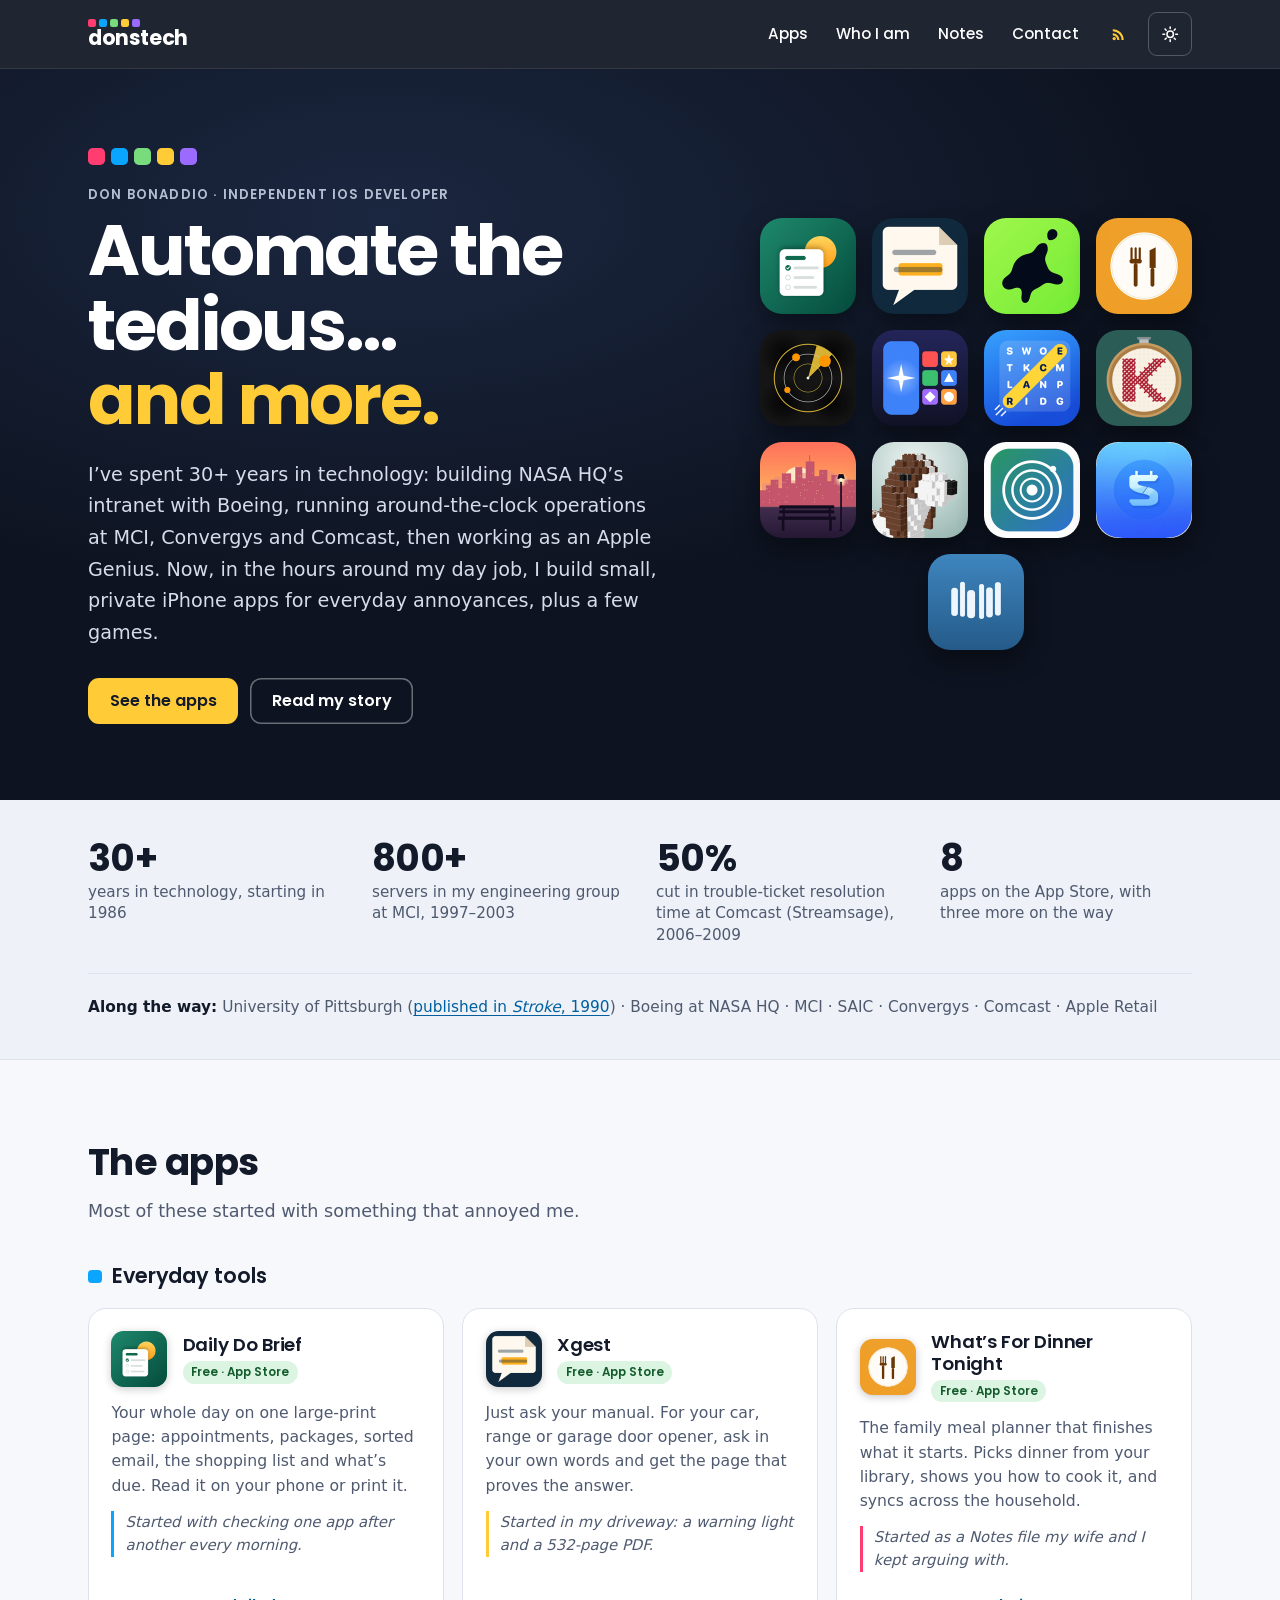
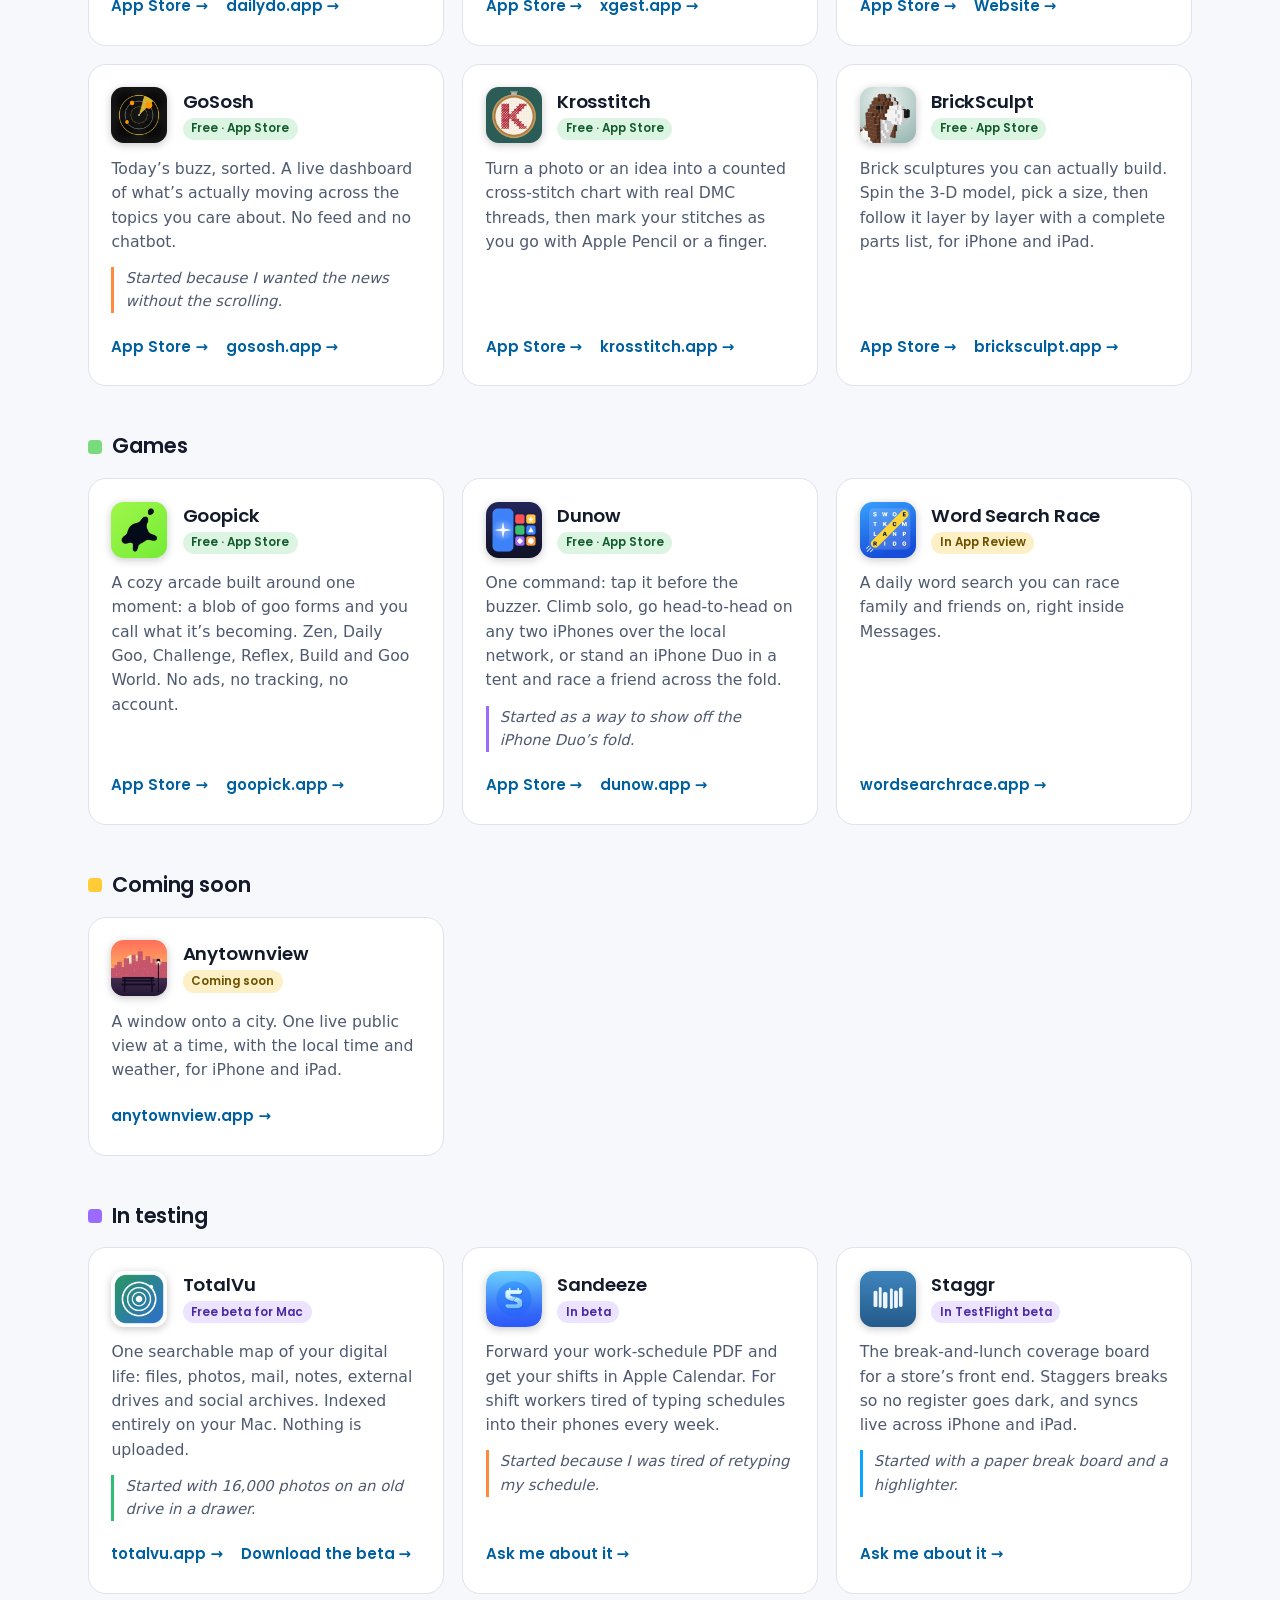
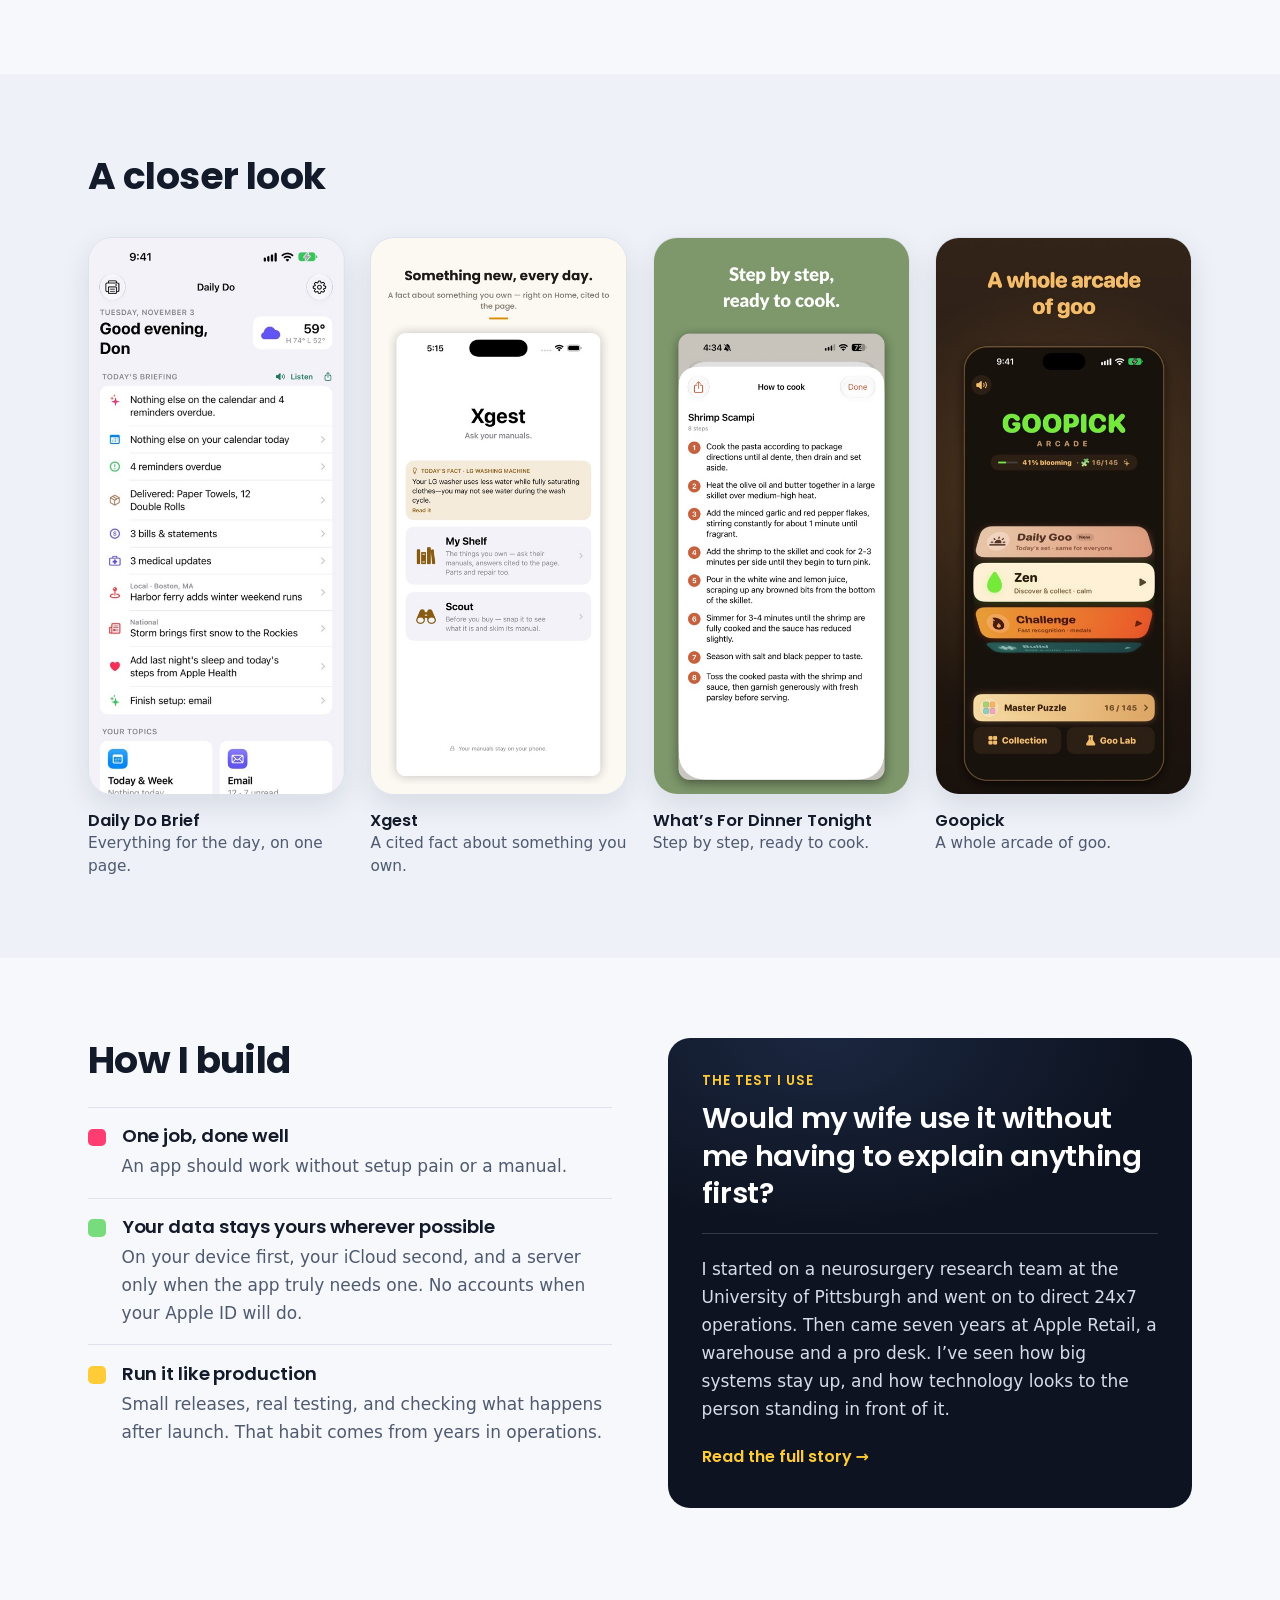
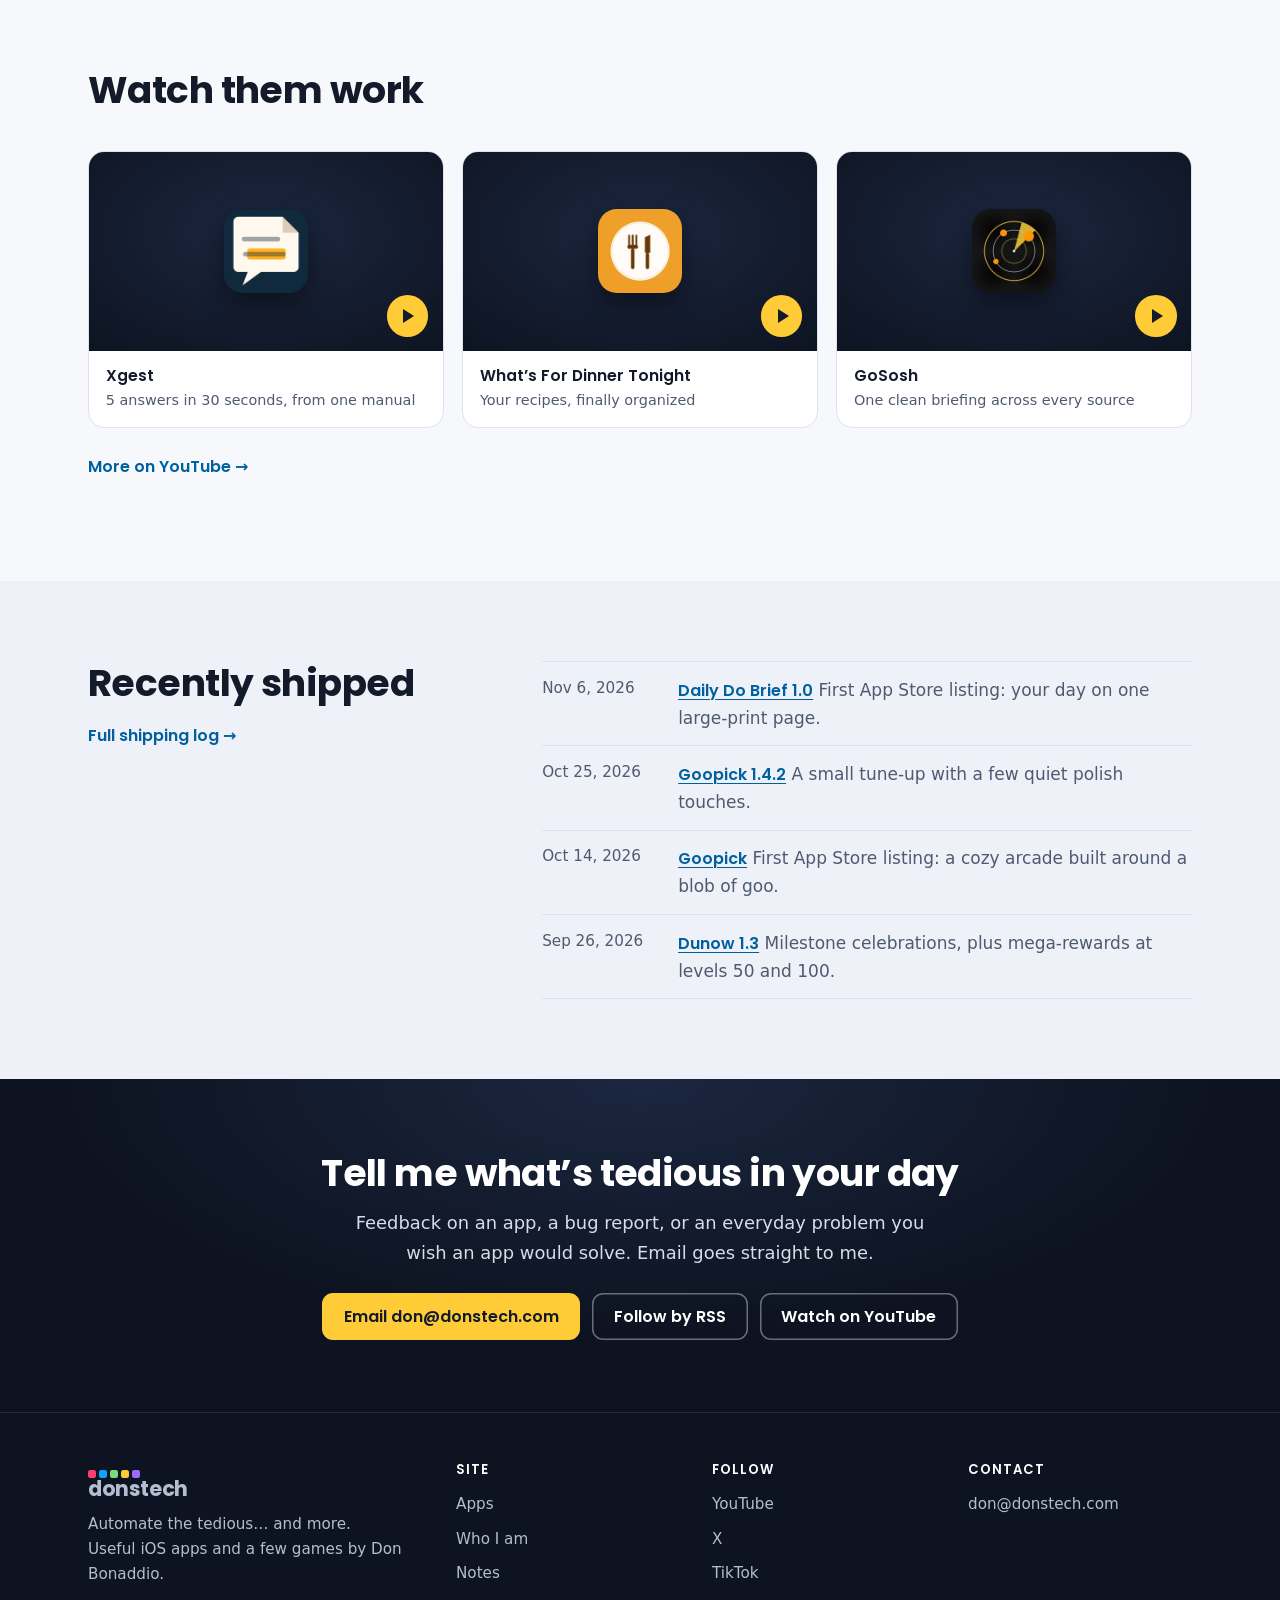
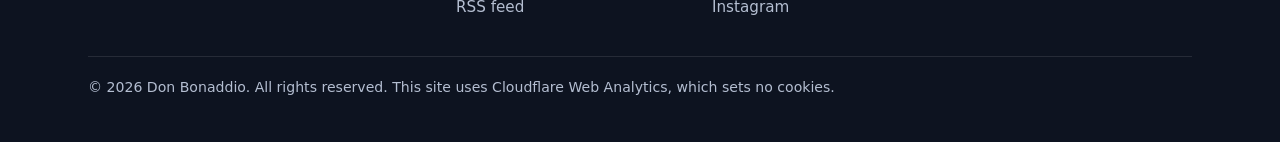
<file: index.html>
<!doctype html>
<html lang="en">
<head>
<meta charset="utf-8">
<meta name="viewport" content="width=device-width, initial-scale=1">
<title>Don Bonaddio | Useful iOS apps from 30+ years in technology</title>
<meta name="description" content="Don Bonaddio builds small, private iPhone apps for everyday annoyances, plus a few games, after 30+ years in technology with Boeing at NASA HQ, MCI, Convergys, Comcast and Apple.">
<link rel="canonical" href="https://donstech.com/">
<meta name="theme-color" content="#0d1320">
<meta name="author" content="Don Bonaddio">
<meta property="og:site_name" content="donstech">
<meta property="og:type" content="website">
<meta property="og:title" content="Don Bonaddio | Useful iOS apps from 30+ years in technology">
<meta property="og:description" content="Don Bonaddio builds small, private iPhone apps for everyday annoyances, plus a few games, after 30+ years in technology with Boeing at NASA HQ, MCI, Convergys, Comcast and Apple.">
<meta property="og:url" content="https://donstech.com/">
<meta property="og:image" content="https://donstech.com/assets/og.png">
<meta property="og:image:width" content="1200">
<meta property="og:image:height" content="630">
<meta property="og:image:alt" content="donstech: automate the tedious, and more.">
<meta name="twitter:card" content="summary_large_image">
<link rel="alternate" type="application/atom+xml" title="donstech updates" href="/feed.xml">
<link rel="preload" href="/assets/fonts/poppins-latin-700-normal.woff2" as="font" type="font/woff2" crossorigin>
<link rel="stylesheet" href="/style.css?v=20261117">
<link rel="icon" type="image/png" sizes="64x64" href="/favicon.png">
<link rel="apple-touch-icon" href="/apple-touch-icon.png">
<script>try{var t=localStorage.getItem('theme');if(t)document.documentElement.dataset.theme=t}catch(e){}</script>
<script type="application/ld+json">{"@context": "https://schema.org", "@type": "Person", "name": "Don Bonaddio", "url": "https://donstech.com/", "email": "mailto:don@donstech.com", "image": "https://donstech.com/assets/portrait.jpg", "jobTitle": "Independent iOS developer", "description": "Independent iOS developer with 30+ years in systems engineering and technology operations.", "alumniOf": {"@type": "CollegeOrUniversity", "name": "University of Pittsburgh"}, "sameAs": ["https://youtube.com/@donstech", "https://x.com/donstech", "https://tiktok.com/@donstech.apps", "https://instagram.com/donstech.apps"]}</script>
</head>
<body>
<a class="skip" href="#main">Skip to content</a>
<header class="site-header">
  <div class="wrap">
    <a href="/" class="brand" aria-label="donstech home"><span class="tiles" aria-hidden="true"><i></i><i></i><i></i><i></i><i></i></span><span>donstech</span></a>
    <nav class="site-nav" aria-label="Main">
      <a href="/#apps">Apps</a>
      <a href="/about/">Who I am</a>
      <a href="/notes/">Notes</a>
      <a href="#contact">Contact</a>
      <a class="icon-btn" href="/rss/" aria-label="RSS feed" title="Follow by RSS"><svg viewBox="0 0 24 24" fill="currentColor" aria-hidden="true"><circle cx="6" cy="18" r="2.4"/><path d="M4 10.5v3a6.5 6.5 0 0 1 6.5 6.5h3A9.5 9.5 0 0 0 4 10.5Zm0-6v3A12.5 12.5 0 0 1 16.5 20h3A15.5 15.5 0 0 0 4 4.5Z"/></svg></a>
      <button class="theme-toggle" type="button" aria-label="Switch between light and dark theme"><svg viewBox="0 0 24 24" fill="none" stroke="currentColor" stroke-width="2" stroke-linecap="round" aria-hidden="true"><circle cx="12" cy="12" r="4.2"/><path d="M12 2.5v2.2M12 19.3v2.2M2.5 12h2.2M19.3 12h2.2M5.3 5.3l1.5 1.5M17.2 17.2l1.5 1.5M5.3 18.7l1.5-1.5M17.2 6.8l1.5-1.5"/></svg></button>
    </nav>
  </div>
</header>

<main id="main">
<section class="hero">
  <div class="wrap">
    <div>
      <span class="tiles" aria-hidden="true"><i></i><i></i><i></i><i></i><i></i></span>
      <p class="eyebrow">Don Bonaddio &middot; Independent iOS developer</p>
      <h1>Automate the tedious&hellip; <em>and more.</em></h1>
      <p class="sub">I&rsquo;ve spent 30+ years in technology: building NASA HQ&rsquo;s intranet with Boeing, running around-the-clock operations at MCI, Convergys and Comcast, then working as an Apple Genius. Now, in the hours around my day job, I build small, private iPhone apps for everyday annoyances, plus a few games.</p>
      <div class="cta-row">
        <a class="btn btn-primary" href="#apps">See the apps</a>
        <a class="btn btn-ghost" href="/about/">Read my story</a>
      </div>
    </div>
    <div class="icon-wall"><a href="#dailydo" aria-label="Daily Do Brief"><img src="/assets/icons/dailydo.png" alt="" width="192" height="192"></a><a href="#xgest" aria-label="Xgest"><img src="/assets/icons/xgest.png" alt="" width="192" height="192"></a><a href="#goopick" aria-label="Goopick"><img src="/assets/icons/goopick.png" alt="" width="192" height="192"></a><a href="#wfd" aria-label="What’s For Dinner Tonight"><img src="/assets/icons/wfd.png" alt="" width="192" height="192"></a><a href="#gososh" aria-label="GoSosh"><img src="/assets/icons/gososh.png" alt="" width="192" height="192"></a><a href="#dunow" aria-label="Dunow"><img src="/assets/icons/dunow.png" alt="" width="192" height="192"></a><a href="#wsr" aria-label="Word Search Race"><img src="/assets/icons/wsr.png" alt="" width="192" height="192"></a><a href="#krosstitch" aria-label="Krosstitch"><img src="/assets/icons/krosstitch.png" alt="" width="192" height="192"></a><a href="#anytownview" aria-label="Anytownview"><img src="/assets/icons/anytownview.png" alt="" width="192" height="192"></a><a href="#bricksculpt" aria-label="BrickSculpt"><img src="/assets/icons/bricksculpt.png" alt="" width="192" height="192"></a><a href="#totalvu" aria-label="TotalVu"><img src="/assets/icons/totalvu.png" alt="" width="192" height="192"></a><a href="#sandeeze" aria-label="Sandeeze"><img src="/assets/icons/sandeeze.png" alt="" width="192" height="192"></a><a href="#staggr" aria-label="Staggr"><img src="/assets/icons/staggr.png" alt="" width="192" height="192"></a></div>
  </div>
</section>

<section class="proof" aria-label="At a glance">
  <div class="wrap">
    <dl class="stats">
      <div><dt>years in technology, starting in 1986</dt><dd>30+</dd></div>
      <div><dt>servers in my engineering group at MCI, 1997&ndash;2003</dt><dd>800+</dd></div>
      <div><dt>cut in trouble-ticket resolution time at Comcast (Streamsage), 2006&ndash;2009</dt><dd>50%</dd></div>
      <div><dt>apps on the App Store, with three more on the way</dt><dd>8</dd></div>
    </dl>
    <p class="career-names"><strong>Along the way:</strong> University of Pittsburgh (<a href="https://pubmed.ncbi.nlm.nih.gov/2389303/">published in <cite>Stroke</cite>, 1990</a>) &middot; Boeing at NASA HQ &middot; MCI &middot; SAIC &middot; Convergys &middot; Comcast &middot; Apple Retail</p>
  </div>
</section>

<section class="section" id="apps" aria-labelledby="apps-h">
  <div class="wrap">
    <div class="section-head">
      <h2 id="apps-h">The apps</h2>
      <p>Most of these started with something that annoyed me.</p>
    </div>
    <h3 class="subhead" style="--c:var(--blue)">Everyday tools</h3>
    <div class="app-grid"><article class="app-card" id="dailydo" style="--c:#0aa5ff">
  <div class="app-top"><img src="/assets/icons/dailydo.png" alt="" width="56" height="56" loading="lazy"><div><h3 style="margin:0">Daily Do Brief</h3><span class="badge ">Free · App Store</span></div></div>
  <p>Your whole day on one large-print page: appointments, packages, sorted email, the shopping list and what&rsquo;s due. Read it on your phone or print it.</p>
  <p class="origin">Started with checking one app after another every morning.</p>
  <div class="app-links"><a href="https://apps.apple.com/us/app/daily-do-brief/id6824863409">App Store <span aria-hidden="true">&rarr;</span></a><a href="https://dailydo.app">dailydo.app <span aria-hidden="true">&rarr;</span></a></div>
</article><article class="app-card" id="xgest" style="--c:#ffcb37">
  <div class="app-top"><img src="/assets/icons/xgest.png" alt="" width="56" height="56" loading="lazy"><div><h3 style="margin:0">Xgest</h3><span class="badge ">Free · App Store</span></div></div>
  <p>Just ask your manual. For your car, range or garage door opener, ask in your own words and get the page that proves the answer.</p>
  <p class="origin">Started in my driveway: a warning light and a 532-page PDF.</p>
  <div class="app-links"><a href="https://apps.apple.com/us/app/xgest-ask-your-manuals/id6791312507">App Store <span aria-hidden="true">&rarr;</span></a><a href="https://xgest.app">xgest.app <span aria-hidden="true">&rarr;</span></a></div>
</article><article class="app-card" id="wfd" style="--c:#ff3d71">
  <div class="app-top"><img src="/assets/icons/wfd.png" alt="" width="56" height="56" loading="lazy"><div><h3 style="margin:0">What&rsquo;s For Dinner Tonight</h3><span class="badge ">Free · App Store</span></div></div>
  <p>The family meal planner that finishes what it starts. Picks dinner from your library, shows you how to cook it, and syncs across the household.</p>
  <p class="origin">Started as a Notes file my wife and I kept arguing with.</p>
  <div class="app-links"><a href="https://apps.apple.com/us/app/whats-for-dinner-tonight/id6772151760">App Store <span aria-hidden="true">&rarr;</span></a><a href="https://whatsfordinnertonight.org">Website <span aria-hidden="true">&rarr;</span></a></div>
</article><article class="app-card" id="gososh" style="--c:#ff8a3d">
  <div class="app-top"><img src="/assets/icons/gososh.png" alt="" width="56" height="56" loading="lazy"><div><h3 style="margin:0">GoSosh</h3><span class="badge ">Free · App Store</span></div></div>
  <p>Today&rsquo;s buzz, sorted. A live dashboard of what&rsquo;s actually moving across the topics you care about. No feed and no chatbot.</p>
  <p class="origin">Started because I wanted the news without the scrolling.</p>
  <div class="app-links"><a href="https://apps.apple.com/us/app/gososh/id6781229517">App Store <span aria-hidden="true">&rarr;</span></a><a href="https://gososh.app">gososh.app <span aria-hidden="true">&rarr;</span></a></div>
</article><article class="app-card" id="krosstitch" style="--c:#b0263a">
  <div class="app-top"><img src="/assets/icons/krosstitch.png" alt="" width="56" height="56" loading="lazy"><div><h3 style="margin:0">Krosstitch</h3><span class="badge ">Free · App Store</span></div></div>
  <p>Turn a photo or an idea into a counted cross-stitch chart with real DMC threads, then mark your stitches as you go with Apple Pencil or a finger.</p>
  
  <div class="app-links"><a href="https://apps.apple.com/us/app/krosstitch/id6832392249">App Store <span aria-hidden="true">&rarr;</span></a><a href="https://krosstitch.app">krosstitch.app <span aria-hidden="true">&rarr;</span></a></div>
</article><article class="app-card" id="bricksculpt" style="--c:#c08a63">
  <div class="app-top"><img src="/assets/icons/bricksculpt.png" alt="" width="56" height="56" loading="lazy"><div><h3 style="margin:0">BrickSculpt</h3><span class="badge ">Free · App Store</span></div></div>
  <p>Brick sculptures you can actually build. Spin the 3-D model, pick a size, then follow it layer by layer with a complete parts list, for iPhone and iPad.</p>
  
  <div class="app-links"><a href="https://apps.apple.com/app/bricksculpt/id6836574641">App Store <span aria-hidden="true">&rarr;</span></a><a href="https://bricksculpt.app">bricksculpt.app <span aria-hidden="true">&rarr;</span></a></div>
</article></div>
    <h3 class="subhead" style="--c:var(--green)">Games</h3>
    <div class="app-grid"><article class="app-card" id="goopick" style="--c:#79dc7c">
  <div class="app-top"><img src="/assets/icons/goopick.png" alt="" width="56" height="56" loading="lazy"><div><h3 style="margin:0">Goopick</h3><span class="badge ">Free · App Store</span></div></div>
  <p>A cozy arcade built around one moment: a blob of goo forms and you call what it&rsquo;s becoming. Zen, Daily Goo, Challenge, Reflex, Build and Goo World. No ads, no tracking, no account.</p>
  
  <div class="app-links"><a href="https://apps.apple.com/us/app/goopick/id6817908455">App Store <span aria-hidden="true">&rarr;</span></a><a href="https://goopick.app">goopick.app <span aria-hidden="true">&rarr;</span></a></div>
</article><article class="app-card" id="dunow" style="--c:#9b6bff">
  <div class="app-top"><img src="/assets/icons/dunow.png" alt="" width="56" height="56" loading="lazy"><div><h3 style="margin:0">Dunow</h3><span class="badge ">Free · App Store</span></div></div>
  <p>One command: tap it before the buzzer. Climb solo, go head-to-head on any two iPhones over the local network, or stand an iPhone Duo in a tent and race a friend across the fold.</p>
  <p class="origin">Started as a way to show off the iPhone Duo&rsquo;s fold.</p>
  <div class="app-links"><a href="https://apps.apple.com/us/app/dunow/id6813999125">App Store <span aria-hidden="true">&rarr;</span></a><a href="https://dunow.app">dunow.app <span aria-hidden="true">&rarr;</span></a></div>
</article><article class="app-card" id="wsr" style="--c:#0aa5ff">
  <div class="app-top"><img src="/assets/icons/wsr.png" alt="" width="56" height="56" loading="lazy"><div><h3 style="margin:0">Word Search Race</h3><span class="badge review">In App Review</span></div></div>
  <p>A daily word search you can race family and friends on, right inside Messages.</p>
  
  <div class="app-links"><a href="https://wordsearchrace.app">wordsearchrace.app <span aria-hidden="true">&rarr;</span></a></div>
</article></div>
    <h3 class="subhead" style="--c:var(--yellow)">Coming soon</h3>
    <div class="app-grid"><article class="app-card" id="anytownview" style="--c:#ff8a5c">
  <div class="app-top"><img src="/assets/icons/anytownview.png" alt="" width="56" height="56" loading="lazy"><div><h3 style="margin:0">Anytownview</h3><span class="badge review">Coming soon</span></div></div>
  <p>A window onto a city. One live public view at a time, with the local time and weather, for iPhone and iPad.</p>
  
  <div class="app-links"><a href="https://anytownview.app">anytownview.app <span aria-hidden="true">&rarr;</span></a></div>
</article></div>
    <h3 class="subhead" style="--c:var(--purple)">In testing</h3>
    <div class="app-grid"><article class="app-card" id="totalvu" style="--c:#2fbf71">
  <div class="app-top"><img src="/assets/icons/totalvu.png" alt="" width="56" height="56" loading="lazy"><div><h3 style="margin:0">TotalVu</h3><span class="badge beta">Free beta for Mac</span></div></div>
  <p>One searchable map of your digital life: files, photos, mail, notes, external drives and social archives. Indexed entirely on your Mac. Nothing is uploaded.</p>
  <p class="origin">Started with 16,000 photos on an old drive in a drawer.</p>
  <div class="app-links"><a href="https://totalvu.app">totalvu.app <span aria-hidden="true">&rarr;</span></a><a href="https://github.com/donbonaddio/totalvu-releases-/releases/latest">Download the beta <span aria-hidden="true">&rarr;</span></a></div>
</article><article class="app-card" id="sandeeze" style="--c:#ff8a3d">
  <div class="app-top"><img src="/assets/icons/sandeeze.png" alt="" width="56" height="56" loading="lazy"><div><h3 style="margin:0">Sandeeze</h3><span class="badge beta">In beta</span></div></div>
  <p>Forward your work-schedule PDF and get your shifts in Apple Calendar. For shift workers tired of typing schedules into their phones every week.</p>
  <p class="origin">Started because I was tired of retyping my schedule.</p>
  <div class="app-links"><a href="mailto:don@donstech.com?subject=Sandeeze">Ask me about it <span aria-hidden="true">&rarr;</span></a></div>
</article><article class="app-card" id="staggr" style="--c:#0aa5ff">
  <div class="app-top"><img src="/assets/icons/staggr.png" alt="" width="56" height="56" loading="lazy"><div><h3 style="margin:0">Staggr</h3><span class="badge beta">In TestFlight beta</span></div></div>
  <p>The break-and-lunch coverage board for a store&rsquo;s front end. Staggers breaks so no register goes dark, and syncs live across iPhone and iPad.</p>
  <p class="origin">Started with a paper break board and a highlighter.</p>
  <div class="app-links"><a href="mailto:don@donstech.com?subject=Staggr">Ask me about it <span aria-hidden="true">&rarr;</span></a></div>
</article></div>
  </div>
</section>

<section class="section alt" aria-labelledby="look-h">
  <div class="wrap">
    <div class="section-head">
      <h2 id="look-h">A closer look</h2>
    </div>
    <div class="phones">
      <figure><img src="/assets/shots/dailydo.jpg" alt="Daily Do Brief home screen showing today's briefing: calendar, reminders, deliveries, bills and news." width="480" height="1043" loading="lazy"><figcaption><strong>Daily Do Brief</strong>Everything for the day, on one page.</figcaption></figure>
      <figure><img src="/assets/shots/xgest.jpg" alt="Xgest home screen with today's fact from a washing machine manual, My Shelf and Scout." width="480" height="1043" loading="lazy"><figcaption><strong>Xgest</strong>A cited fact about something you own.</figcaption></figure>
      <figure><img src="/assets/shots/wfd.jpg" alt="What's For Dinner Tonight showing step-by-step cooking instructions for shrimp scampi." width="480" height="1043" loading="lazy"><figcaption><strong>What&rsquo;s For Dinner Tonight</strong>Step by step, ready to cook.</figcaption></figure>
      <figure><img src="/assets/shots/goopick.jpg" alt="Goopick Arcade home screen with Daily Goo, Zen and Challenge modes." width="480" height="1043" loading="lazy"><figcaption><strong>Goopick</strong>A whole arcade of goo.</figcaption></figure>
    </div>
  </div>
</section>

<section class="section" aria-labelledby="how-h">
  <div class="wrap bridge">
    <div>
      <h2 id="how-h" style="margin-bottom:1.5rem">How I build</h2>
      <ul class="rules">
        <li><span style="background:var(--pink)"></span><div><h3>One job, done well</h3><p>An app should work without setup pain or a manual.</p></div></li>
        <li><span style="background:var(--green)"></span><div><h3>Your data stays yours wherever possible</h3><p>On your device first, your iCloud second, and a server only when the app truly needs one. No accounts when your Apple ID will do.</p></div></li>
        <li><span style="background:var(--yellow)"></span><div><h3>Run it like production</h3><p>Small releases, real testing, and checking what happens after launch. That habit comes from years in operations.</p></div></li>
      </ul>
    </div>
    <div class="test-card">
      <p class="then">The test I use</p>
      <p class="test">Would my wife use it without me having to explain anything first?</p>
      <hr>
      <p>I started on a neurosurgery research team at the University of Pittsburgh and went on to direct 24x7 operations. Then came seven years at Apple Retail, a warehouse and a pro desk. I&rsquo;ve seen how big systems stay up, and how technology looks to the person standing in front of it.</p>
      <a class="text-link" href="/about/">Read the full story <span aria-hidden="true">&rarr;</span></a>
    </div>
  </div>
</section>

<section class="section" aria-labelledby="watch-h">
  <div class="wrap">
    <div class="section-head">
      <h2 id="watch-h">Watch them work</h2>
    </div>
    <div class="videos">
      <a class="video" href="https://www.youtube.com/watch?v=5nSgx0ugF98"><span class="thumb"><img src="/assets/icons/xgest.png" alt="" width="96" height="96" loading="lazy"><span class="play"></span></span><span class="cap">Xgest<small>5 answers in 30 seconds, from one manual</small></span></a>
      <a class="video" href="https://www.youtube.com/watch?v=wvDNMjZ_zCI"><span class="thumb"><img src="/assets/icons/wfd.png" alt="" width="96" height="96" loading="lazy"><span class="play"></span></span><span class="cap">What&rsquo;s For Dinner Tonight<small>Your recipes, finally organized</small></span></a>
      <a class="video" href="https://www.youtube.com/watch?v=f0UW-tWSHp0"><span class="thumb"><img src="/assets/icons/gososh.png" alt="" width="96" height="96" loading="lazy"><span class="play"></span></span><span class="cap">GoSosh<small>One clean briefing across every source</small></span></a>
    </div>
    <p style="margin-top:1.4rem"><a class="text-link" href="https://youtube.com/@donstech">More on YouTube <span aria-hidden="true">&rarr;</span></a></p>
  </div>
</section>

<section class="section alt" aria-labelledby="ship-h">
  <div class="wrap split">
    <div class="section-head">
      <h2 id="ship-h">Recently shipped</h2>
      <p style="margin-top:.8rem"><a class="text-link" href="/notes/#log">Full shipping log <span aria-hidden="true">&rarr;</span></a></p>
    </div>
    <ol class="log"><li><time datetime="2026-11-06">Nov 6, 2026</time><div><strong><a href="/notes/#2026-11-06-daily-do-brief-1-0">Daily Do Brief 1.0</a></strong> <span>First App Store listing: your day on one large-print page.</span></div></li><li><time datetime="2026-10-25">Oct 25, 2026</time><div><strong><a href="/notes/#2026-10-25-goopick-1-4-2">Goopick 1.4.2</a></strong> <span>A small tune-up with a few quiet polish touches.</span></div></li><li><time datetime="2026-10-14">Oct 14, 2026</time><div><strong><a href="/notes/#2026-10-14-goopick">Goopick</a></strong> <span>First App Store listing: a cozy arcade built around a blob of goo.</span></div></li><li><time datetime="2026-09-26">Sep 26, 2026</time><div><strong><a href="/notes/#2026-09-26-dunow-1-3">Dunow 1.3</a></strong> <span>Milestone celebrations, plus mega-rewards at levels 50 and 100.</span></div></li></ol>
  </div>
</section>
</main>

<section class="cta" id="contact" aria-labelledby="contact-h">
  <div class="wrap">
    <h2 id="contact-h">Tell me what&rsquo;s tedious in your day</h2>
    <p>Feedback on an app, a bug report, or an everyday problem you wish an app would solve. Email goes straight to me.</p>
    <div class="cta-row">
      <a class="btn btn-primary" href="mailto:don@donstech.com">Email don@donstech.com</a>
      <a class="btn btn-ghost" href="/rss/">Follow by RSS</a>
      <a class="btn btn-ghost" href="https://youtube.com/@donstech">Watch on YouTube</a>
    </div>
  </div>
</section>

<footer class="site-footer">
  <div class="wrap">
    <div class="about-col">
      <a href="/" class="brand" aria-label="donstech home"><span class="tiles" aria-hidden="true"><i></i><i></i><i></i><i></i><i></i></span><span>donstech</span></a>
      <p>Automate the tedious&hellip; and more.<br>Useful iOS apps and a few games by Don Bonaddio.</p>
    </div>
    <div>
      <h2>Site</h2>
      <ul>
        <li><a href="/#apps">Apps</a></li>
        <li><a href="/about/">Who I am</a></li>
        <li><a href="/notes/">Notes</a></li>
        <li><a href="/rss/">RSS feed</a></li>
      </ul>
    </div>
    <div>
      <h2>Follow</h2>
      <ul>
        <li><a href="https://youtube.com/@donstech" rel="me">YouTube</a></li>
        <li><a href="https://x.com/donstech" rel="me">X</a></li>
        <li><a href="https://tiktok.com/@donstech.apps" rel="me">TikTok</a></li>
        <li><a href="https://instagram.com/donstech.apps" rel="me">Instagram</a></li>
      </ul>
    </div>
    <div>
      <h2>Contact</h2>
      <ul>
        <li><a href="mailto:don@donstech.com">don@donstech.com</a></li>
      </ul>
    </div>
    <p class="tiny">&copy; 2026 Don Bonaddio. All rights reserved. This site uses Cloudflare Web Analytics, which sets no cookies.</p>
  </div>
</footer>
<script src="/assets/site.js" defer></script>
<script type="module" src="https://static.cloudflareinsights.com/beacon.min.js" data-cf-beacon='{"token": "7f109f945a9a43329d25e3ccba0bc3cc"}'></script>
</body>
</html>
</file>
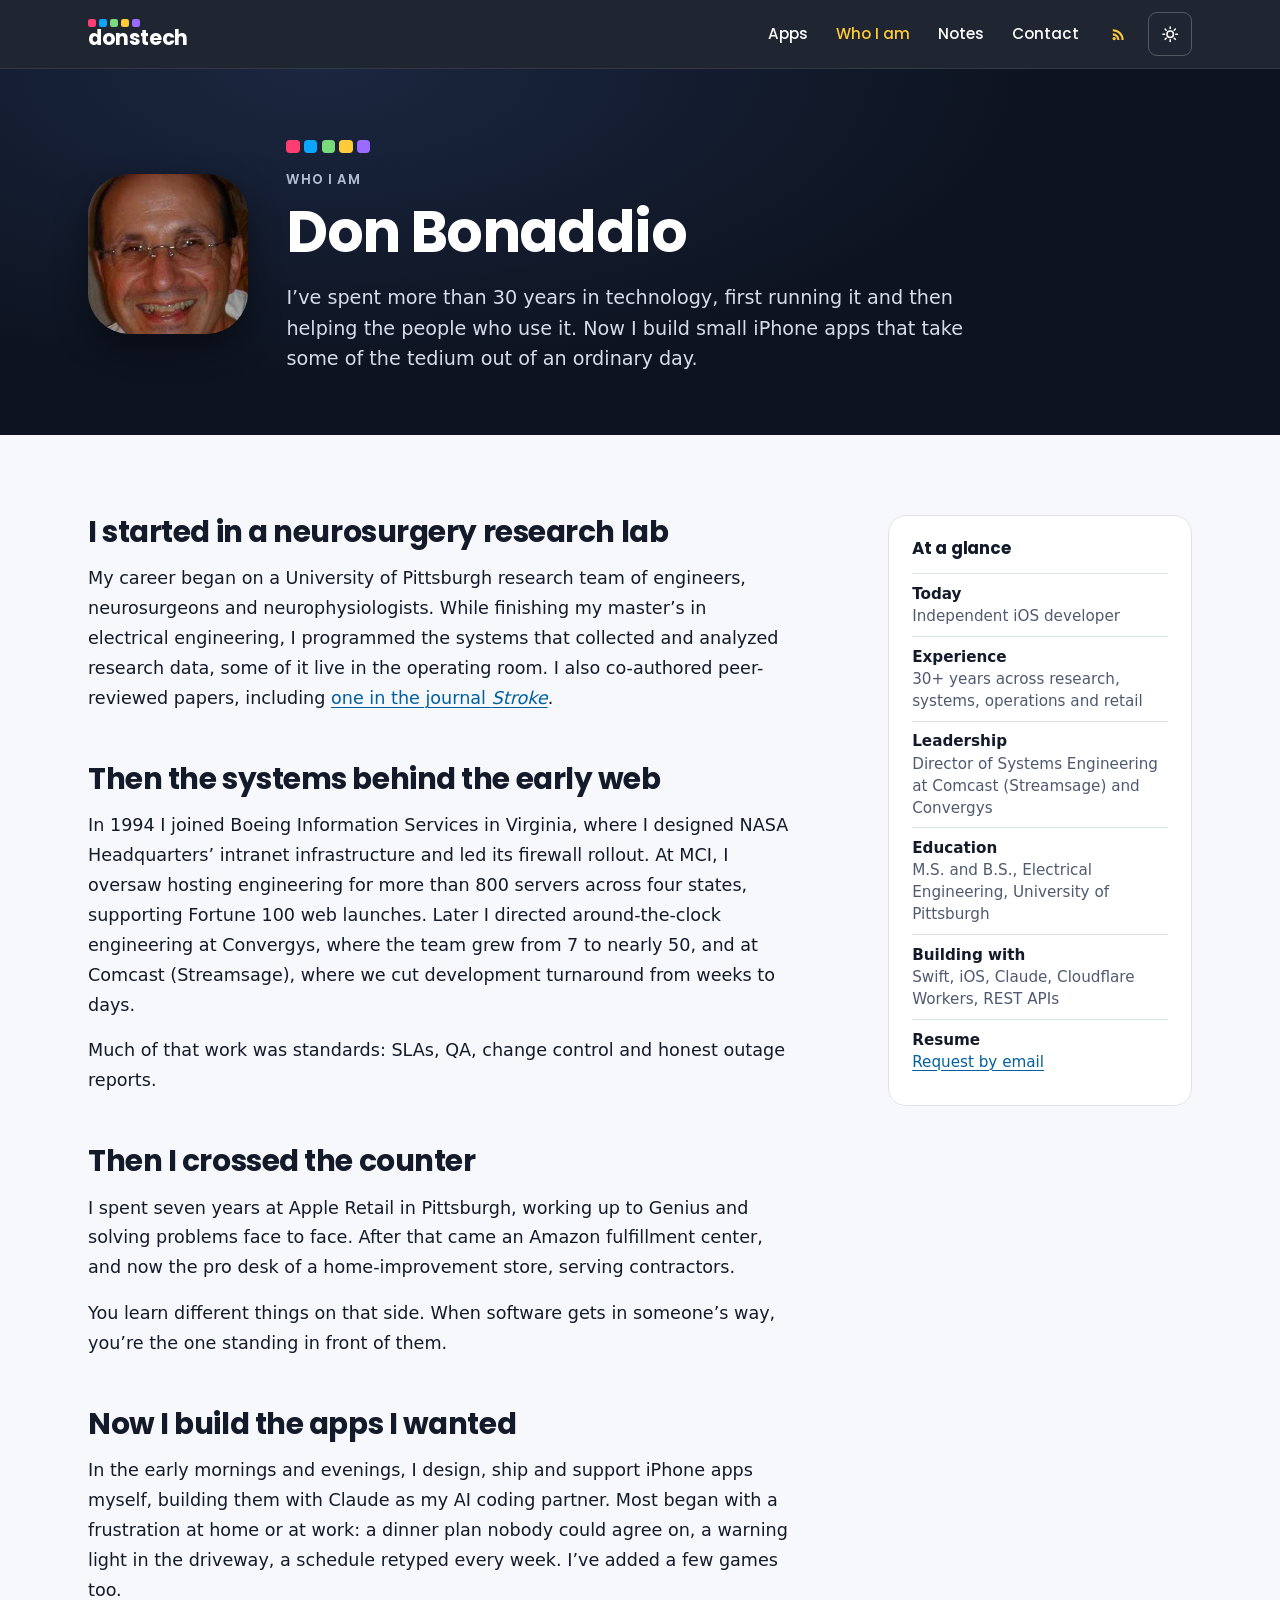
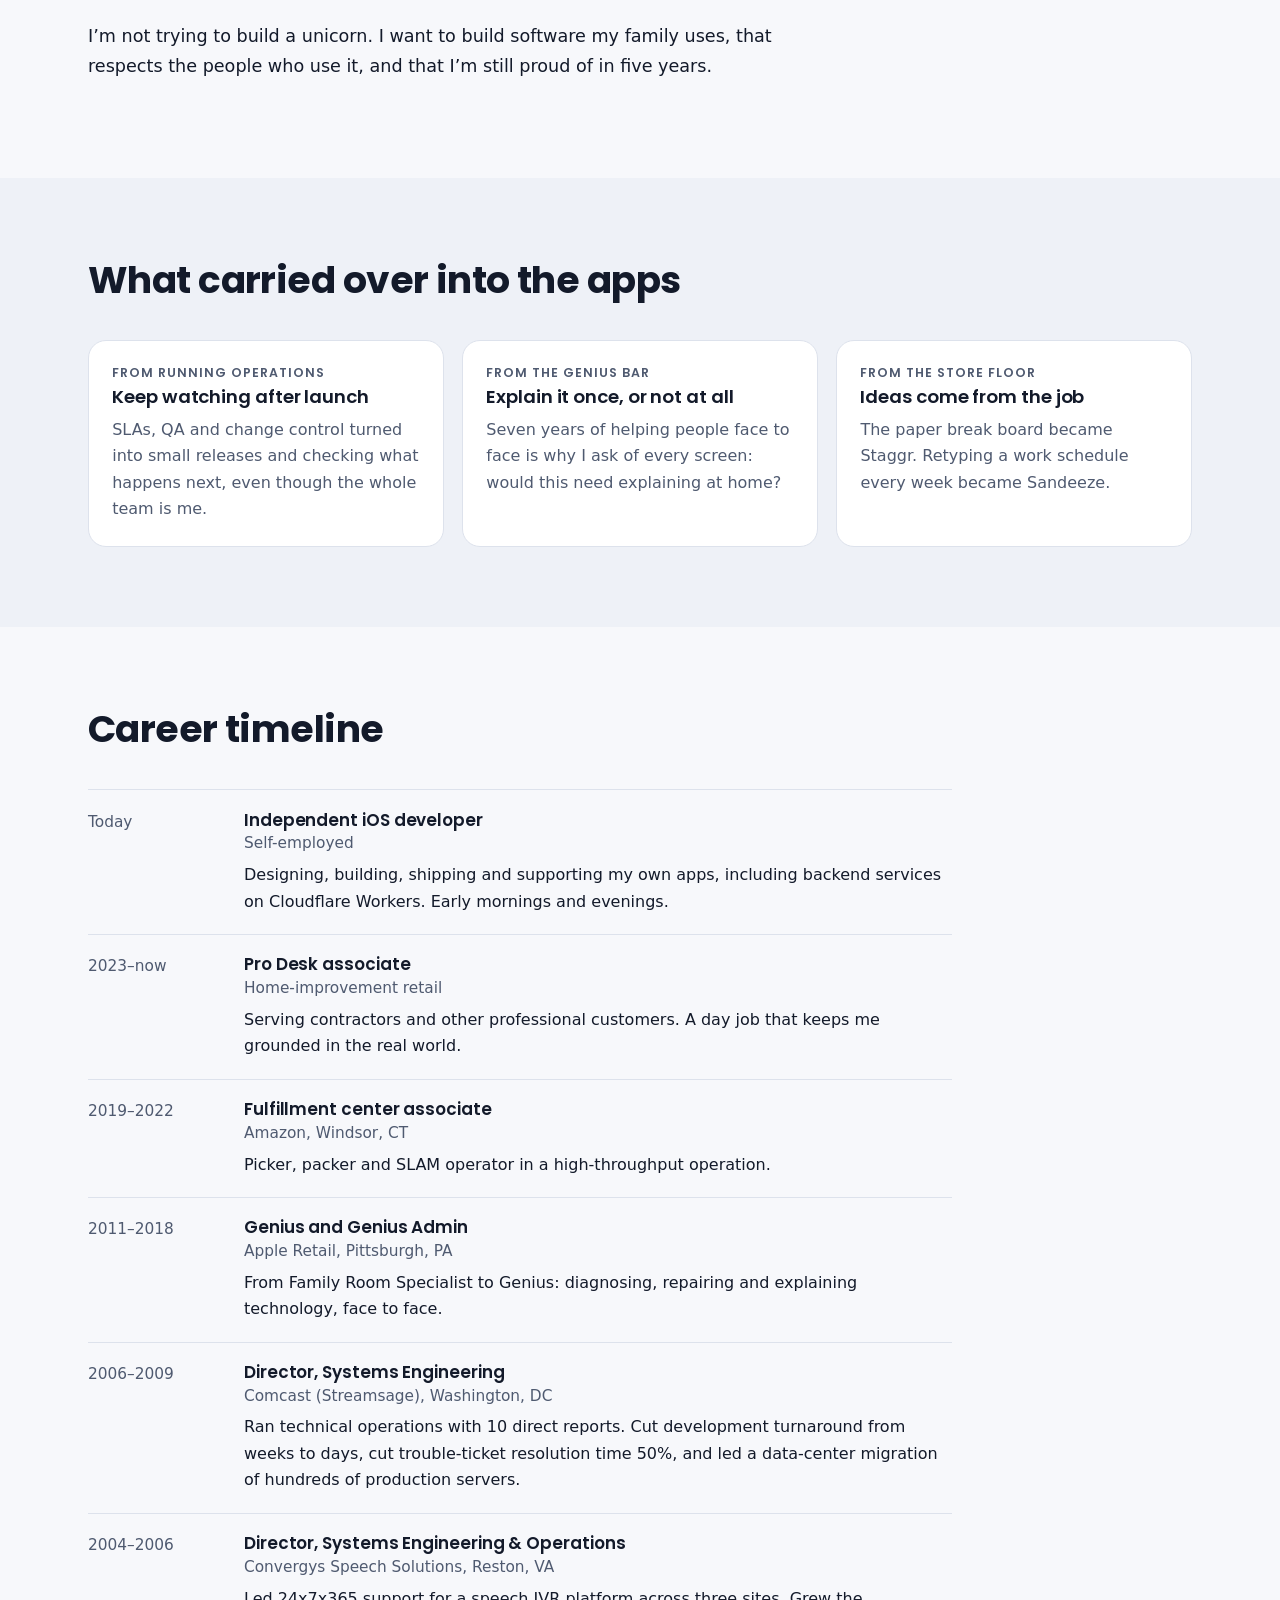
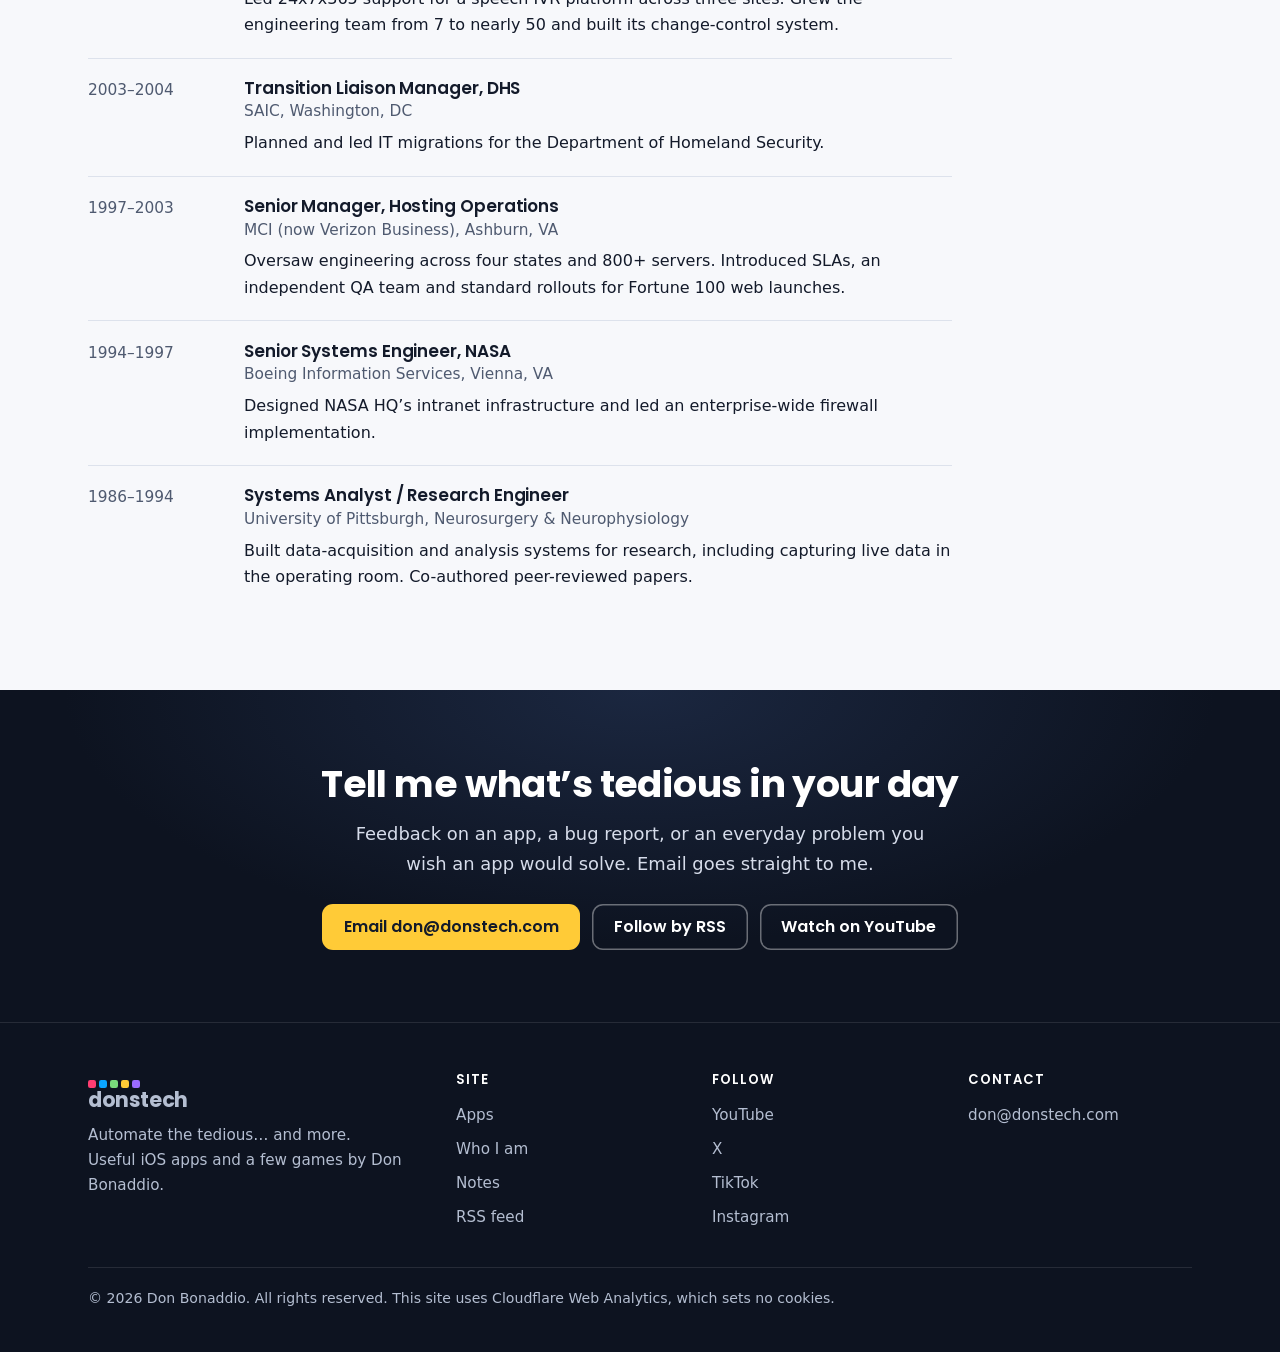
<file: about/index.html>
<!doctype html>
<html lang="en">
<head>
<meta charset="utf-8">
<meta name="viewport" content="width=device-width, initial-scale=1">
<title>Who I am | Don Bonaddio</title>
<meta name="description" content="Don Bonaddio's path from neurosurgery research and NASA HQ to 24x7 operations at MCI, Convergys and Comcast, Apple Retail, and now useful iPhone apps.">
<link rel="canonical" href="https://donstech.com/about/">
<meta name="theme-color" content="#0d1320">
<meta name="author" content="Don Bonaddio">
<meta property="og:site_name" content="donstech">
<meta property="og:type" content="website">
<meta property="og:title" content="Who I am | Don Bonaddio">
<meta property="og:description" content="Don Bonaddio's path from neurosurgery research and NASA HQ to 24x7 operations at MCI, Convergys and Comcast, Apple Retail, and now useful iPhone apps.">
<meta property="og:url" content="https://donstech.com/about/">
<meta property="og:image" content="https://donstech.com/assets/og.png">
<meta property="og:image:width" content="1200">
<meta property="og:image:height" content="630">
<meta property="og:image:alt" content="donstech: automate the tedious, and more.">
<meta name="twitter:card" content="summary_large_image">
<link rel="alternate" type="application/atom+xml" title="donstech updates" href="/feed.xml">
<link rel="preload" href="/assets/fonts/poppins-latin-700-normal.woff2" as="font" type="font/woff2" crossorigin>
<link rel="stylesheet" href="/style.css?v=20261117">
<link rel="icon" type="image/png" sizes="64x64" href="/favicon.png">
<link rel="apple-touch-icon" href="/apple-touch-icon.png">
<script>try{var t=localStorage.getItem('theme');if(t)document.documentElement.dataset.theme=t}catch(e){}</script>
<script type="application/ld+json">{"@context": "https://schema.org", "@type": "Person", "name": "Don Bonaddio", "url": "https://donstech.com/", "email": "mailto:don@donstech.com", "image": "https://donstech.com/assets/portrait.jpg", "jobTitle": "Independent iOS developer", "description": "Independent iOS developer with 30+ years in systems engineering and technology operations.", "alumniOf": {"@type": "CollegeOrUniversity", "name": "University of Pittsburgh"}, "sameAs": ["https://youtube.com/@donstech", "https://x.com/donstech", "https://tiktok.com/@donstech.apps", "https://instagram.com/donstech.apps"]}</script>
</head>
<body>
<a class="skip" href="#main">Skip to content</a>
<header class="site-header">
  <div class="wrap">
    <a href="/" class="brand" aria-label="donstech home"><span class="tiles" aria-hidden="true"><i></i><i></i><i></i><i></i><i></i></span><span>donstech</span></a>
    <nav class="site-nav" aria-label="Main">
      <a href="/#apps">Apps</a>
      <a href="/about/" aria-current="page">Who I am</a>
      <a href="/notes/">Notes</a>
      <a href="#contact">Contact</a>
      <a class="icon-btn" href="/rss/" aria-label="RSS feed" title="Follow by RSS"><svg viewBox="0 0 24 24" fill="currentColor" aria-hidden="true"><circle cx="6" cy="18" r="2.4"/><path d="M4 10.5v3a6.5 6.5 0 0 1 6.5 6.5h3A9.5 9.5 0 0 0 4 10.5Zm0-6v3A12.5 12.5 0 0 1 16.5 20h3A15.5 15.5 0 0 0 4 4.5Z"/></svg></a>
      <button class="theme-toggle" type="button" aria-label="Switch between light and dark theme"><svg viewBox="0 0 24 24" fill="none" stroke="currentColor" stroke-width="2" stroke-linecap="round" aria-hidden="true"><circle cx="12" cy="12" r="4.2"/><path d="M12 2.5v2.2M12 19.3v2.2M2.5 12h2.2M19.3 12h2.2M5.3 5.3l1.5 1.5M17.2 17.2l1.5 1.5M5.3 18.7l1.5-1.5M17.2 6.8l1.5-1.5"/></svg></button>
    </nav>
  </div>
</header>

<main id="main">
<section class="page-head">
  <div class="wrap about-head">
    <img class="portrait" src="/assets/portrait.jpg" alt="Don Bonaddio, smiling, in glasses and a white shirt." width="240" height="240">
    <div>
      <span class="tiles" aria-hidden="true"><i></i><i></i><i></i><i></i><i></i></span>
      <p class="eyebrow">Who I am</p>
      <h1>Don Bonaddio</h1>
      <p class="lede">I&rsquo;ve spent more than 30 years in technology, first running it and then helping the people who use it. Now I build small iPhone apps that take some of the tedium out of an ordinary day.</p>
    </div>
  </div>
</section>

<section class="section">
  <div class="wrap two-col">
    <div class="prose">
      <h2>I started in a neurosurgery research lab</h2>
      <p>My career began on a University of Pittsburgh research team of engineers, neurosurgeons and neurophysiologists. While finishing my master&rsquo;s in electrical engineering, I programmed the systems that collected and analyzed research data, some of it live in the operating room. I also co-authored peer-reviewed papers, including <a href="https://pubmed.ncbi.nlm.nih.gov/2389303/">one in the journal <cite>Stroke</cite></a>.</p>
      <h2>Then the systems behind the early web</h2>
      <p>In 1994 I joined Boeing Information Services in Virginia, where I designed NASA Headquarters&rsquo; intranet infrastructure and led its firewall rollout. At MCI, I oversaw hosting engineering for more than 800 servers across four states, supporting Fortune 100 web launches. Later I directed around-the-clock engineering at Convergys, where the team grew from 7 to nearly 50, and at Comcast (Streamsage), where we cut development turnaround from weeks to days.</p>
      <p>Much of that work was standards: SLAs, QA, change control and honest outage reports.</p>
      <h2>Then I crossed the counter</h2>
      <p>I spent seven years at Apple Retail in Pittsburgh, working up to Genius and solving problems face to face. After that came an Amazon fulfillment center, and now the pro desk of a home-improvement store, serving contractors.</p>
      <p>You learn different things on that side. When software gets in someone&rsquo;s way, you&rsquo;re the one standing in front of them.</p>
      <h2>Now I build the apps I wanted</h2>
      <p>In the early mornings and evenings, I design, ship and support iPhone apps myself, building them with Claude as my AI coding partner. Most began with a frustration at home or at work: a dinner plan nobody could agree on, a warning light in the driveway, a schedule retyped every week. I&rsquo;ve added a few games too.</p>
      <p>I&rsquo;m not trying to build a unicorn. I want to build software my family uses, that respects the people who use it, and that I&rsquo;m still proud of in five years.</p>
    </div>
    <aside class="facts" aria-labelledby="facts-h">
      <h2 id="facts-h">At a glance</h2>
      <ul>
        <li><strong>Today</strong>Independent iOS developer</li>
        <li><strong>Experience</strong>30+ years across research, systems, operations and retail</li>
        <li><strong>Leadership</strong>Director of Systems Engineering at Comcast (Streamsage) and Convergys</li>
        <li><strong>Education</strong>M.S. and B.S., Electrical Engineering, University of Pittsburgh</li>
        <li><strong>Building with</strong>Swift, iOS, Claude, Cloudflare Workers, REST APIs</li>
        <li><strong>Resume</strong><a href="mailto:don@donstech.com?subject=Resume%20request">Request by email</a></li>
      </ul>
    </aside>
  </div>
</section>

<section class="section alt" aria-labelledby="fits-h">
  <div class="wrap">
    <div class="section-head">
      <h2 id="fits-h">What carried over into the apps</h2>
    </div>
    <div class="bridges"><div class="bridge-card"><p class="then">From running operations</p><h3>Keep watching after launch</h3><p>SLAs, QA and change control turned into small releases and checking what happens next, even though the whole team is me.</p></div><div class="bridge-card"><p class="then">From the Genius Bar</p><h3>Explain it once, or not at all</h3><p>Seven years of helping people face to face is why I ask of every screen: would this need explaining at home?</p></div><div class="bridge-card"><p class="then">From the store floor</p><h3>Ideas come from the job</h3><p>The paper break board became Staggr. Retyping a work schedule every week became Sandeeze.</p></div></div>
  </div>
</section>

<section class="section" aria-labelledby="career-h">
  <div class="wrap">
    <div class="section-head">
      <h2 id="career-h">Career timeline</h2>
    </div>
    <ol class="timeline"><li><time>Today</time><div><h3>Independent iOS developer</h3><p class="org">Self-employed</p><p>Designing, building, shipping and supporting my own apps, including backend services on Cloudflare Workers. Early mornings and evenings.</p></div></li><li><time>2023&ndash;now</time><div><h3>Pro Desk associate</h3><p class="org">Home-improvement retail</p><p>Serving contractors and other professional customers. A day job that keeps me grounded in the real world.</p></div></li><li><time>2019&ndash;2022</time><div><h3>Fulfillment center associate</h3><p class="org">Amazon, Windsor, CT</p><p>Picker, packer and SLAM operator in a high-throughput operation.</p></div></li><li><time>2011&ndash;2018</time><div><h3>Genius and Genius Admin</h3><p class="org">Apple Retail, Pittsburgh, PA</p><p>From Family Room Specialist to Genius: diagnosing, repairing and explaining technology, face to face.</p></div></li><li><time>2006&ndash;2009</time><div><h3>Director, Systems Engineering</h3><p class="org">Comcast (Streamsage), Washington, DC</p><p>Ran technical operations with 10 direct reports. Cut development turnaround from weeks to days, cut trouble-ticket resolution time 50%, and led a data-center migration of hundreds of production servers.</p></div></li><li><time>2004&ndash;2006</time><div><h3>Director, Systems Engineering &amp; Operations</h3><p class="org">Convergys Speech Solutions, Reston, VA</p><p>Led 24x7x365 support for a speech IVR platform across three sites. Grew the engineering team from 7 to nearly 50 and built its change-control system.</p></div></li><li><time>2003&ndash;2004</time><div><h3>Transition Liaison Manager, DHS</h3><p class="org">SAIC, Washington, DC</p><p>Planned and led IT migrations for the Department of Homeland Security.</p></div></li><li><time>1997&ndash;2003</time><div><h3>Senior Manager, Hosting Operations</h3><p class="org">MCI (now Verizon Business), Ashburn, VA</p><p>Oversaw engineering across four states and 800+ servers. Introduced SLAs, an independent QA team and standard rollouts for Fortune 100 web launches.</p></div></li><li><time>1994&ndash;1997</time><div><h3>Senior Systems Engineer, NASA</h3><p class="org">Boeing Information Services, Vienna, VA</p><p>Designed NASA HQ&rsquo;s intranet infrastructure and led an enterprise-wide firewall implementation.</p></div></li><li><time>1986&ndash;1994</time><div><h3>Systems Analyst / Research Engineer</h3><p class="org">University of Pittsburgh, Neurosurgery &amp; Neurophysiology</p><p>Built data-acquisition and analysis systems for research, including capturing live data in the operating room. Co-authored peer-reviewed papers.</p></div></li></ol>
  </div>
</section>
</main>

<section class="cta" id="contact" aria-labelledby="contact-h">
  <div class="wrap">
    <h2 id="contact-h">Tell me what&rsquo;s tedious in your day</h2>
    <p>Feedback on an app, a bug report, or an everyday problem you wish an app would solve. Email goes straight to me.</p>
    <div class="cta-row">
      <a class="btn btn-primary" href="mailto:don@donstech.com">Email don@donstech.com</a>
      <a class="btn btn-ghost" href="/rss/">Follow by RSS</a>
      <a class="btn btn-ghost" href="https://youtube.com/@donstech">Watch on YouTube</a>
    </div>
  </div>
</section>

<footer class="site-footer">
  <div class="wrap">
    <div class="about-col">
      <a href="/" class="brand" aria-label="donstech home"><span class="tiles" aria-hidden="true"><i></i><i></i><i></i><i></i><i></i></span><span>donstech</span></a>
      <p>Automate the tedious&hellip; and more.<br>Useful iOS apps and a few games by Don Bonaddio.</p>
    </div>
    <div>
      <h2>Site</h2>
      <ul>
        <li><a href="/#apps">Apps</a></li>
        <li><a href="/about/">Who I am</a></li>
        <li><a href="/notes/">Notes</a></li>
        <li><a href="/rss/">RSS feed</a></li>
      </ul>
    </div>
    <div>
      <h2>Follow</h2>
      <ul>
        <li><a href="https://youtube.com/@donstech" rel="me">YouTube</a></li>
        <li><a href="https://x.com/donstech" rel="me">X</a></li>
        <li><a href="https://tiktok.com/@donstech.apps" rel="me">TikTok</a></li>
        <li><a href="https://instagram.com/donstech.apps" rel="me">Instagram</a></li>
      </ul>
    </div>
    <div>
      <h2>Contact</h2>
      <ul>
        <li><a href="mailto:don@donstech.com">don@donstech.com</a></li>
      </ul>
    </div>
    <p class="tiny">&copy; 2026 Don Bonaddio. All rights reserved. This site uses Cloudflare Web Analytics, which sets no cookies.</p>
  </div>
</footer>
<script src="/assets/site.js" defer></script>
<script type="module" src="https://static.cloudflareinsights.com/beacon.min.js" data-cf-beacon='{"token": "7f109f945a9a43329d25e3ccba0bc3cc"}'></script>
</body>
</html>
</file>
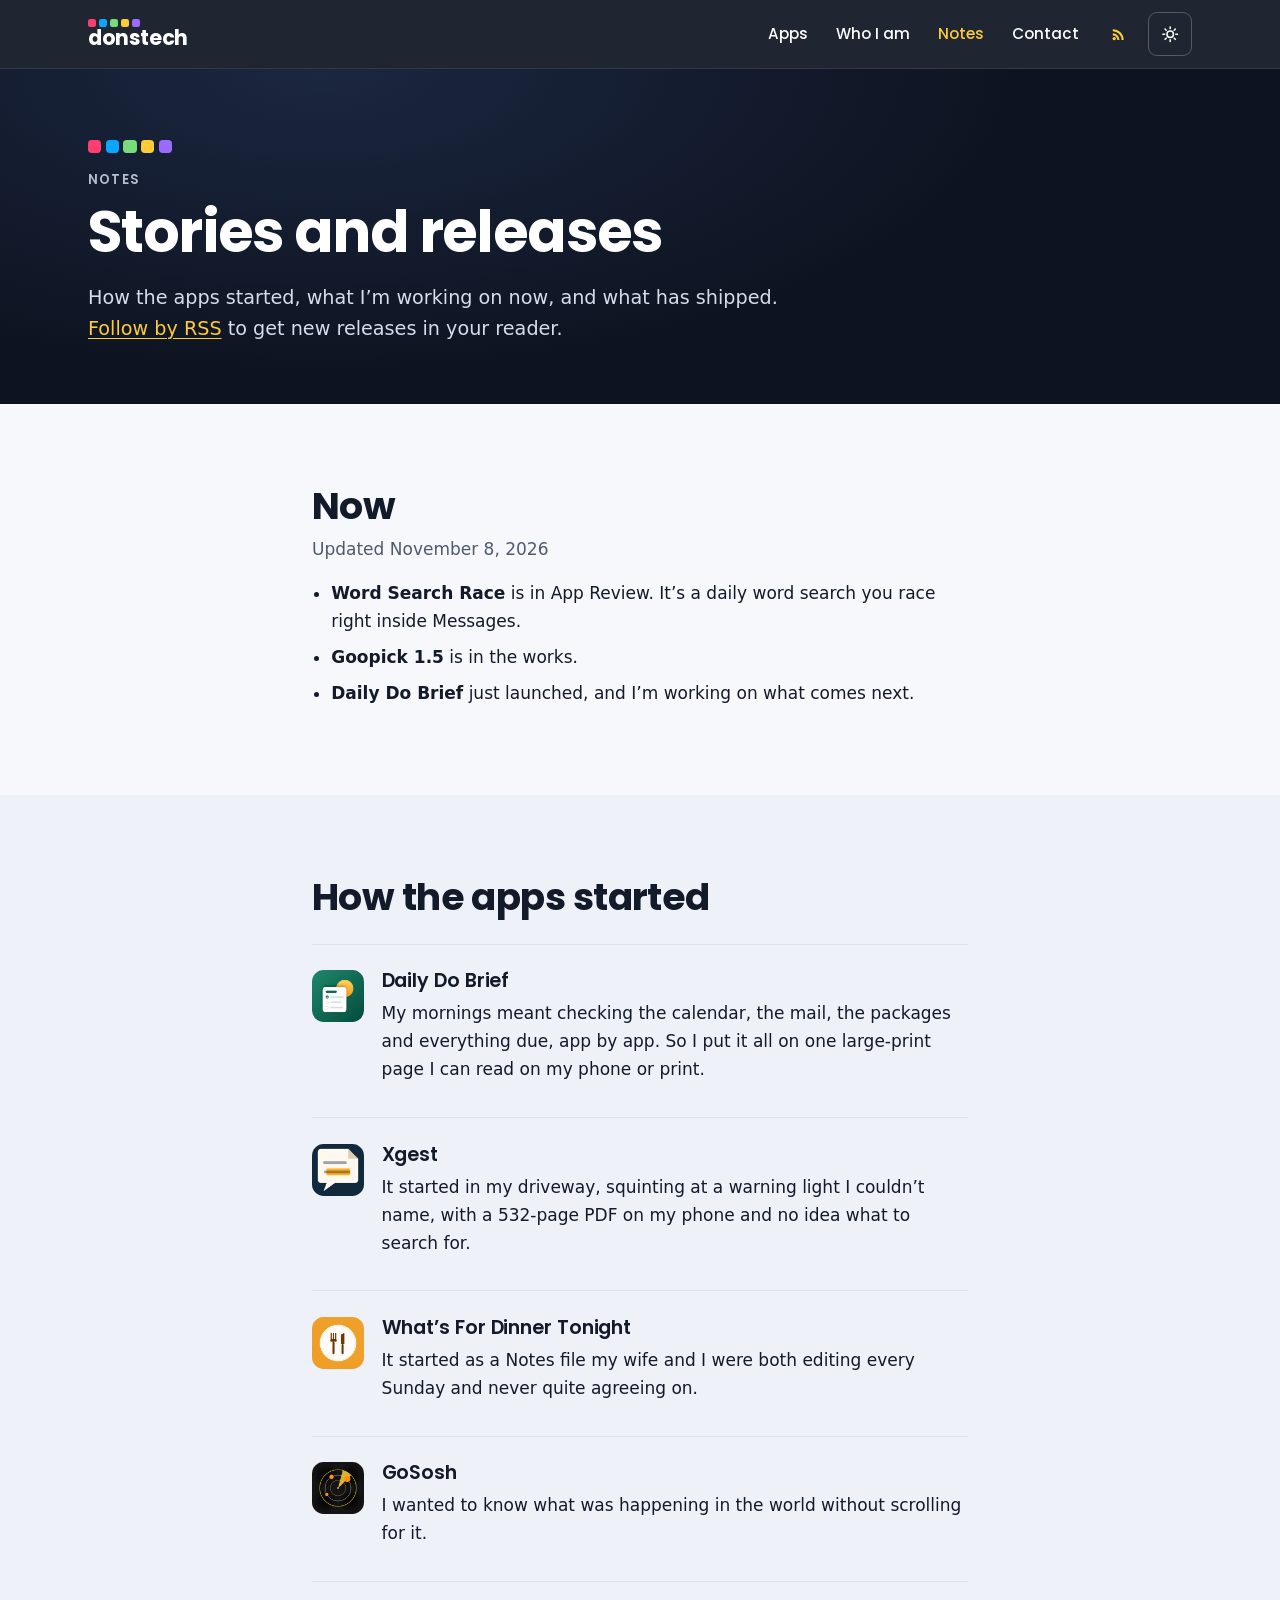
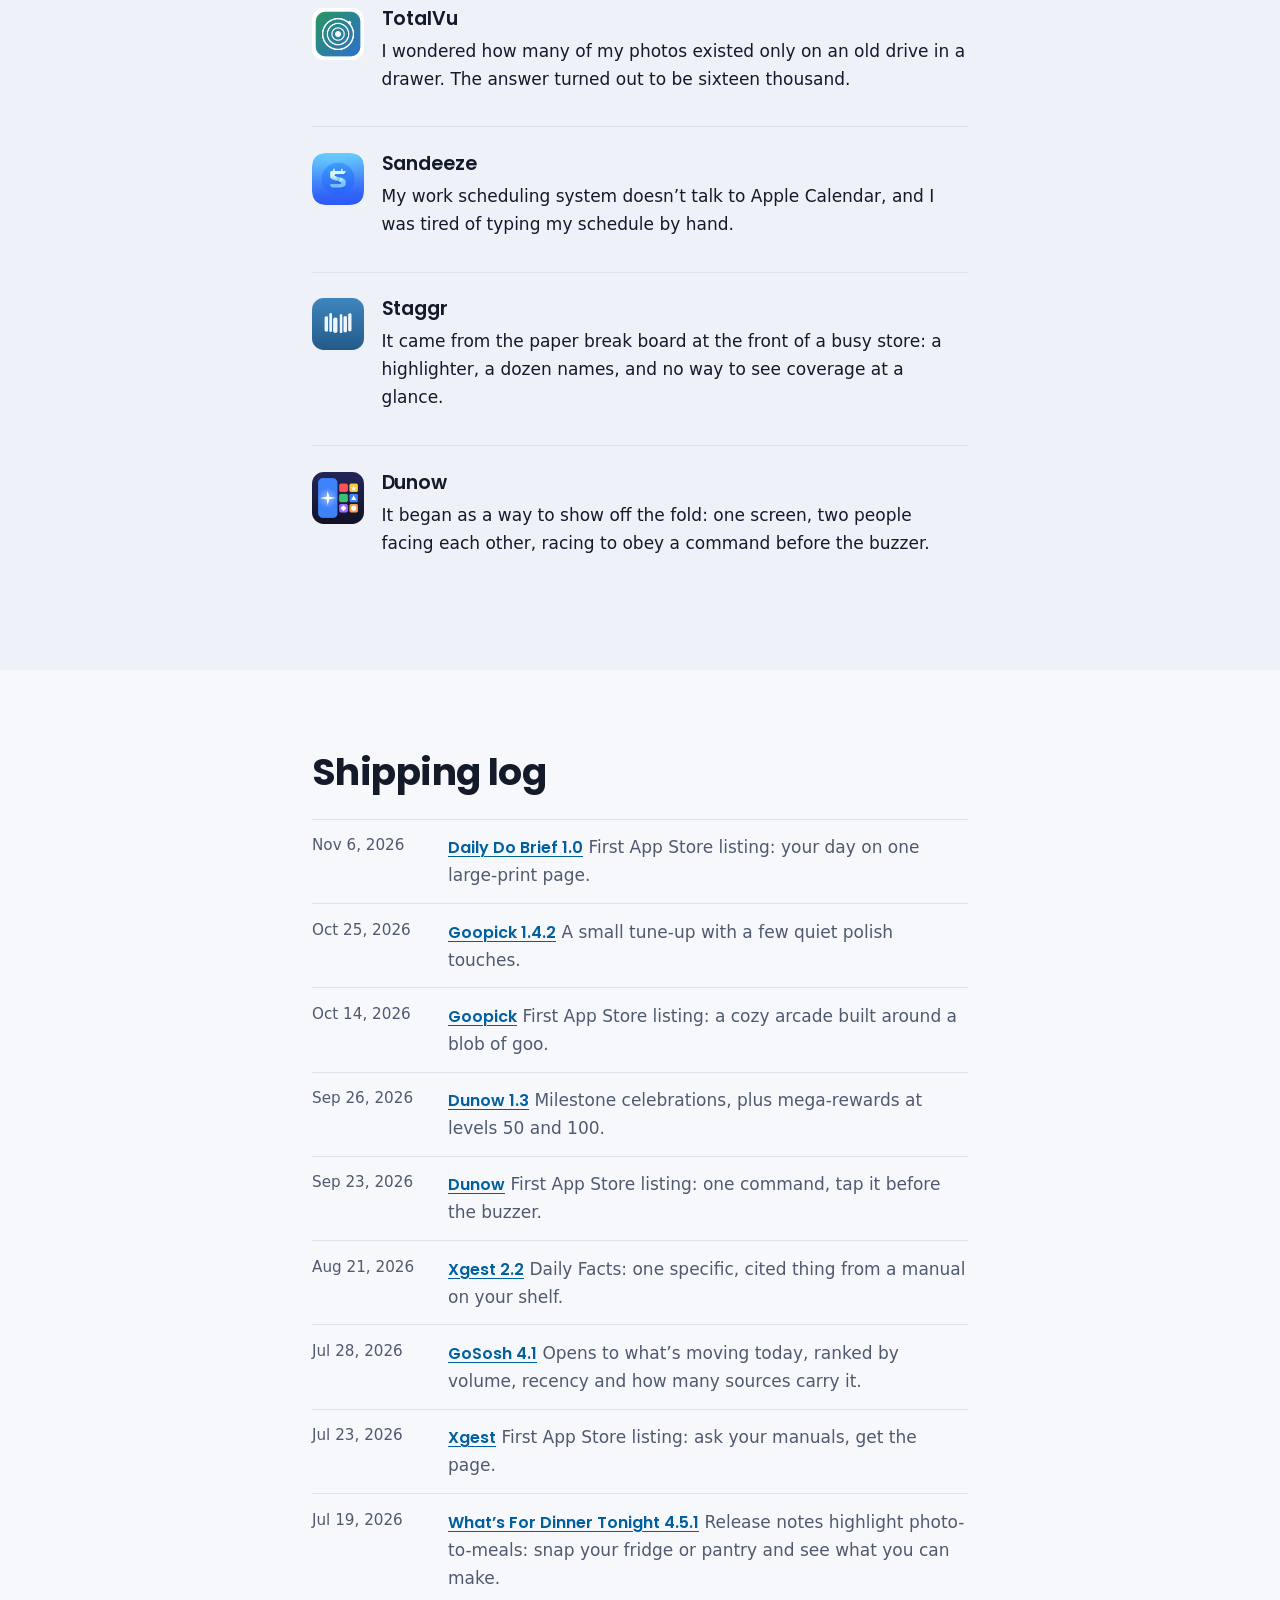
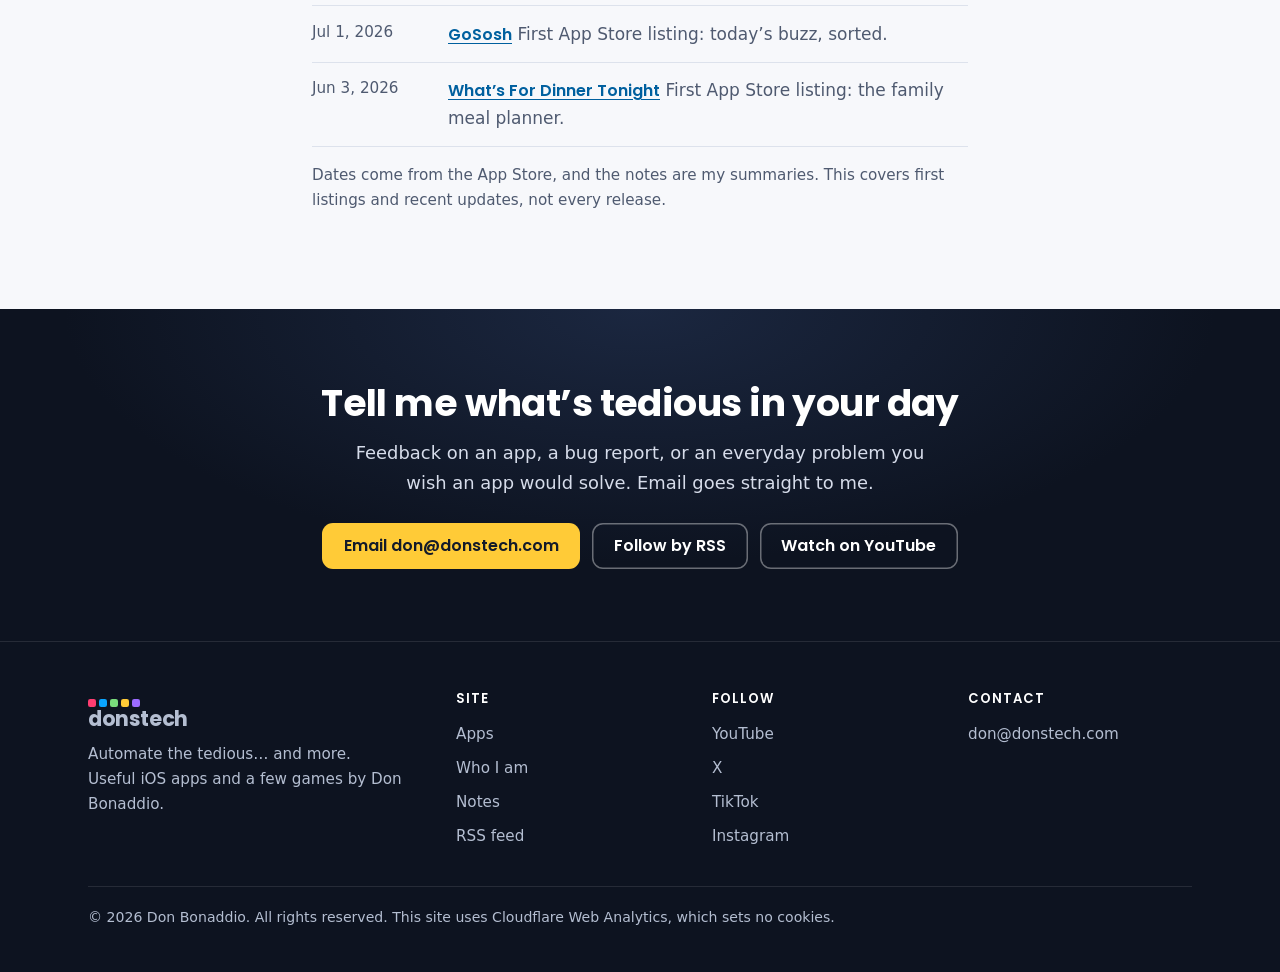
<file: notes/index.html>
<!doctype html>
<html lang="en">
<head>
<meta charset="utf-8">
<meta name="viewport" content="width=device-width, initial-scale=1">
<title>Notes | Don Bonaddio</title>
<meta name="description" content="How Don Bonaddio's apps started, what he is working on now, and a dated log of App Store releases.">
<link rel="canonical" href="https://donstech.com/notes/">
<meta name="theme-color" content="#0d1320">
<meta name="author" content="Don Bonaddio">
<meta property="og:site_name" content="donstech">
<meta property="og:type" content="website">
<meta property="og:title" content="Notes | Don Bonaddio">
<meta property="og:description" content="How Don Bonaddio's apps started, what he is working on now, and a dated log of App Store releases.">
<meta property="og:url" content="https://donstech.com/notes/">
<meta property="og:image" content="https://donstech.com/assets/og.png">
<meta property="og:image:width" content="1200">
<meta property="og:image:height" content="630">
<meta property="og:image:alt" content="donstech: automate the tedious, and more.">
<meta name="twitter:card" content="summary_large_image">
<link rel="alternate" type="application/atom+xml" title="donstech updates" href="/feed.xml">
<link rel="preload" href="/assets/fonts/poppins-latin-700-normal.woff2" as="font" type="font/woff2" crossorigin>
<link rel="stylesheet" href="/style.css?v=20261117">
<link rel="icon" type="image/png" sizes="64x64" href="/favicon.png">
<link rel="apple-touch-icon" href="/apple-touch-icon.png">
<script>try{var t=localStorage.getItem('theme');if(t)document.documentElement.dataset.theme=t}catch(e){}</script>

</head>
<body>
<a class="skip" href="#main">Skip to content</a>
<header class="site-header">
  <div class="wrap">
    <a href="/" class="brand" aria-label="donstech home"><span class="tiles" aria-hidden="true"><i></i><i></i><i></i><i></i><i></i></span><span>donstech</span></a>
    <nav class="site-nav" aria-label="Main">
      <a href="/#apps">Apps</a>
      <a href="/about/">Who I am</a>
      <a href="/notes/" aria-current="page">Notes</a>
      <a href="#contact">Contact</a>
      <a class="icon-btn" href="/rss/" aria-label="RSS feed" title="Follow by RSS"><svg viewBox="0 0 24 24" fill="currentColor" aria-hidden="true"><circle cx="6" cy="18" r="2.4"/><path d="M4 10.5v3a6.5 6.5 0 0 1 6.5 6.5h3A9.5 9.5 0 0 0 4 10.5Zm0-6v3A12.5 12.5 0 0 1 16.5 20h3A15.5 15.5 0 0 0 4 4.5Z"/></svg></a>
      <button class="theme-toggle" type="button" aria-label="Switch between light and dark theme"><svg viewBox="0 0 24 24" fill="none" stroke="currentColor" stroke-width="2" stroke-linecap="round" aria-hidden="true"><circle cx="12" cy="12" r="4.2"/><path d="M12 2.5v2.2M12 19.3v2.2M2.5 12h2.2M19.3 12h2.2M5.3 5.3l1.5 1.5M17.2 17.2l1.5 1.5M5.3 18.7l1.5-1.5M17.2 6.8l1.5-1.5"/></svg></button>
    </nav>
  </div>
</header>

<main id="main">
<section class="page-head">
  <div class="wrap">
    <span class="tiles" aria-hidden="true"><i></i><i></i><i></i><i></i><i></i></span>
    <p class="eyebrow">Notes</p>
    <h1>Stories and releases</h1>
    <p class="lede">How the apps started, what I&rsquo;m working on now, and what has shipped. <a href="/rss/" style="color:var(--yellow)">Follow by RSS</a> to get new releases in your reader.</p>
  </div>
</section>
<section class="section">
  <div class="wrap read" id="now">
    <h2 style="margin-bottom:.4rem">Now</h2>
    <p style="color:var(--muted)">Updated November 8, 2026</p>
    <ul class="now-list">
      <li><strong>Word Search Race</strong> is in App Review. It&rsquo;s a daily word search you race right inside Messages.</li>
      <li><strong>Goopick 1.5</strong> is in the works.</li>
      <li><strong>Daily Do Brief</strong> just launched, and I&rsquo;m working on what comes next.</li>
    </ul>
  </div>
</section>
<section class="section alt" aria-labelledby="stories-h">
  <div class="wrap read">
    <h2 id="stories-h" style="margin-bottom:1.5rem">How the apps started</h2>
    <article class="story" id="story-dailydo"><img src="/assets/icons/dailydo.png" alt="" width="52" height="52" loading="lazy"><div><h3>Daily Do Brief</h3><p>My mornings meant checking the calendar, the mail, the packages and everything due, app by app. So I put it all on one large-print page I can read on my phone or print.</p></div></article><article class="story" id="story-xgest"><img src="/assets/icons/xgest.png" alt="" width="52" height="52" loading="lazy"><div><h3>Xgest</h3><p>It started in my driveway, squinting at a warning light I couldn&rsquo;t name, with a 532-page PDF on my phone and no idea what to search for.</p></div></article><article class="story" id="story-wfd"><img src="/assets/icons/wfd.png" alt="" width="52" height="52" loading="lazy"><div><h3>What&rsquo;s For Dinner Tonight</h3><p>It started as a Notes file my wife and I were both editing every Sunday and never quite agreeing on.</p></div></article><article class="story" id="story-gososh"><img src="/assets/icons/gososh.png" alt="" width="52" height="52" loading="lazy"><div><h3>GoSosh</h3><p>I wanted to know what was happening in the world without scrolling for it.</p></div></article><article class="story" id="story-totalvu"><img src="/assets/icons/totalvu.png" alt="" width="52" height="52" loading="lazy"><div><h3>TotalVu</h3><p>I wondered how many of my photos existed only on an old drive in a drawer. The answer turned out to be sixteen thousand.</p></div></article><article class="story" id="story-sandeeze"><img src="/assets/icons/sandeeze.png" alt="" width="52" height="52" loading="lazy"><div><h3>Sandeeze</h3><p>My work scheduling system doesn&rsquo;t talk to Apple Calendar, and I was tired of typing my schedule by hand.</p></div></article><article class="story" id="story-staggr"><img src="/assets/icons/staggr.png" alt="" width="52" height="52" loading="lazy"><div><h3>Staggr</h3><p>It came from the paper break board at the front of a busy store: a highlighter, a dozen names, and no way to see coverage at a glance.</p></div></article><article class="story" id="story-dunow"><img src="/assets/icons/dunow.png" alt="" width="52" height="52" loading="lazy"><div><h3>Dunow</h3><p>It began as a way to show off the fold: one screen, two people facing each other, racing to obey a command before the buzzer.</p></div></article>
  </div>
</section>
<section class="section" id="log" aria-labelledby="log-h">
  <div class="wrap read">
    <h2 id="log-h" style="margin-bottom:1.5rem">Shipping log</h2>
    <ol class="log"><li id="2026-11-06-daily-do-brief-1-0"><time datetime="2026-11-06">Nov 6, 2026</time><div><strong><a href="https://apps.apple.com/us/app/daily-do-brief/id6824863409">Daily Do Brief 1.0</a></strong> <span>First App Store listing: your day on one large-print page.</span></div></li><li id="2026-10-25-goopick-1-4-2"><time datetime="2026-10-25">Oct 25, 2026</time><div><strong><a href="https://apps.apple.com/us/app/goopick/id6817908455">Goopick 1.4.2</a></strong> <span>A small tune-up with a few quiet polish touches.</span></div></li><li id="2026-10-14-goopick"><time datetime="2026-10-14">Oct 14, 2026</time><div><strong><a href="https://apps.apple.com/us/app/goopick/id6817908455">Goopick</a></strong> <span>First App Store listing: a cozy arcade built around a blob of goo.</span></div></li><li id="2026-09-26-dunow-1-3"><time datetime="2026-09-26">Sep 26, 2026</time><div><strong><a href="https://apps.apple.com/us/app/dunow/id6813999125">Dunow 1.3</a></strong> <span>Milestone celebrations, plus mega-rewards at levels 50 and 100.</span></div></li><li id="2026-09-23-dunow"><time datetime="2026-09-23">Sep 23, 2026</time><div><strong><a href="https://apps.apple.com/us/app/dunow/id6813999125">Dunow</a></strong> <span>First App Store listing: one command, tap it before the buzzer.</span></div></li><li id="2026-08-21-xgest-2-2"><time datetime="2026-08-21">Aug 21, 2026</time><div><strong><a href="https://apps.apple.com/us/app/xgest-ask-your-manuals/id6791312507">Xgest 2.2</a></strong> <span>Daily Facts: one specific, cited thing from a manual on your shelf.</span></div></li><li id="2026-07-28-gososh-4-1"><time datetime="2026-07-28">Jul 28, 2026</time><div><strong><a href="https://apps.apple.com/us/app/gososh/id6781229517">GoSosh 4.1</a></strong> <span>Opens to what&rsquo;s moving today, ranked by volume, recency and how many sources carry it.</span></div></li><li id="2026-07-23-xgest"><time datetime="2026-07-23">Jul 23, 2026</time><div><strong><a href="https://apps.apple.com/us/app/xgest-ask-your-manuals/id6791312507">Xgest</a></strong> <span>First App Store listing: ask your manuals, get the page.</span></div></li><li id="2026-07-19-what-s-for-dinner-tonight-4-5-1"><time datetime="2026-07-19">Jul 19, 2026</time><div><strong><a href="https://apps.apple.com/us/app/whats-for-dinner-tonight/id6772151760">What&rsquo;s For Dinner Tonight 4.5.1</a></strong> <span>Release notes highlight photo-to-meals: snap your fridge or pantry and see what you can make.</span></div></li><li id="2026-07-01-gososh"><time datetime="2026-07-01">Jul 1, 2026</time><div><strong><a href="https://apps.apple.com/us/app/gososh/id6781229517">GoSosh</a></strong> <span>First App Store listing: today&rsquo;s buzz, sorted.</span></div></li><li id="2026-06-03-what-s-for-dinner-tonight"><time datetime="2026-06-03">Jun 3, 2026</time><div><strong><a href="https://apps.apple.com/us/app/whats-for-dinner-tonight/id6772151760">What&rsquo;s For Dinner Tonight</a></strong> <span>First App Store listing: the family meal planner.</span></div></li></ol>
    <p style="color:var(--muted);font-size:.95rem;margin-top:1rem">Dates come from the App Store, and the notes are my summaries. This covers first listings and recent updates, not every release.</p>
  </div>
</section>
</main>

<section class="cta" id="contact" aria-labelledby="contact-h">
  <div class="wrap">
    <h2 id="contact-h">Tell me what&rsquo;s tedious in your day</h2>
    <p>Feedback on an app, a bug report, or an everyday problem you wish an app would solve. Email goes straight to me.</p>
    <div class="cta-row">
      <a class="btn btn-primary" href="mailto:don@donstech.com">Email don@donstech.com</a>
      <a class="btn btn-ghost" href="/rss/">Follow by RSS</a>
      <a class="btn btn-ghost" href="https://youtube.com/@donstech">Watch on YouTube</a>
    </div>
  </div>
</section>

<footer class="site-footer">
  <div class="wrap">
    <div class="about-col">
      <a href="/" class="brand" aria-label="donstech home"><span class="tiles" aria-hidden="true"><i></i><i></i><i></i><i></i><i></i></span><span>donstech</span></a>
      <p>Automate the tedious&hellip; and more.<br>Useful iOS apps and a few games by Don Bonaddio.</p>
    </div>
    <div>
      <h2>Site</h2>
      <ul>
        <li><a href="/#apps">Apps</a></li>
        <li><a href="/about/">Who I am</a></li>
        <li><a href="/notes/">Notes</a></li>
        <li><a href="/rss/">RSS feed</a></li>
      </ul>
    </div>
    <div>
      <h2>Follow</h2>
      <ul>
        <li><a href="https://youtube.com/@donstech" rel="me">YouTube</a></li>
        <li><a href="https://x.com/donstech" rel="me">X</a></li>
        <li><a href="https://tiktok.com/@donstech.apps" rel="me">TikTok</a></li>
        <li><a href="https://instagram.com/donstech.apps" rel="me">Instagram</a></li>
      </ul>
    </div>
    <div>
      <h2>Contact</h2>
      <ul>
        <li><a href="mailto:don@donstech.com">don@donstech.com</a></li>
      </ul>
    </div>
    <p class="tiny">&copy; 2026 Don Bonaddio. All rights reserved. This site uses Cloudflare Web Analytics, which sets no cookies.</p>
  </div>
</footer>
<script src="/assets/site.js" defer></script>
<script type="module" src="https://static.cloudflareinsights.com/beacon.min.js" data-cf-beacon='{"token": "7f109f945a9a43329d25e3ccba0bc3cc"}'></script>
</body>
</html>
</file>
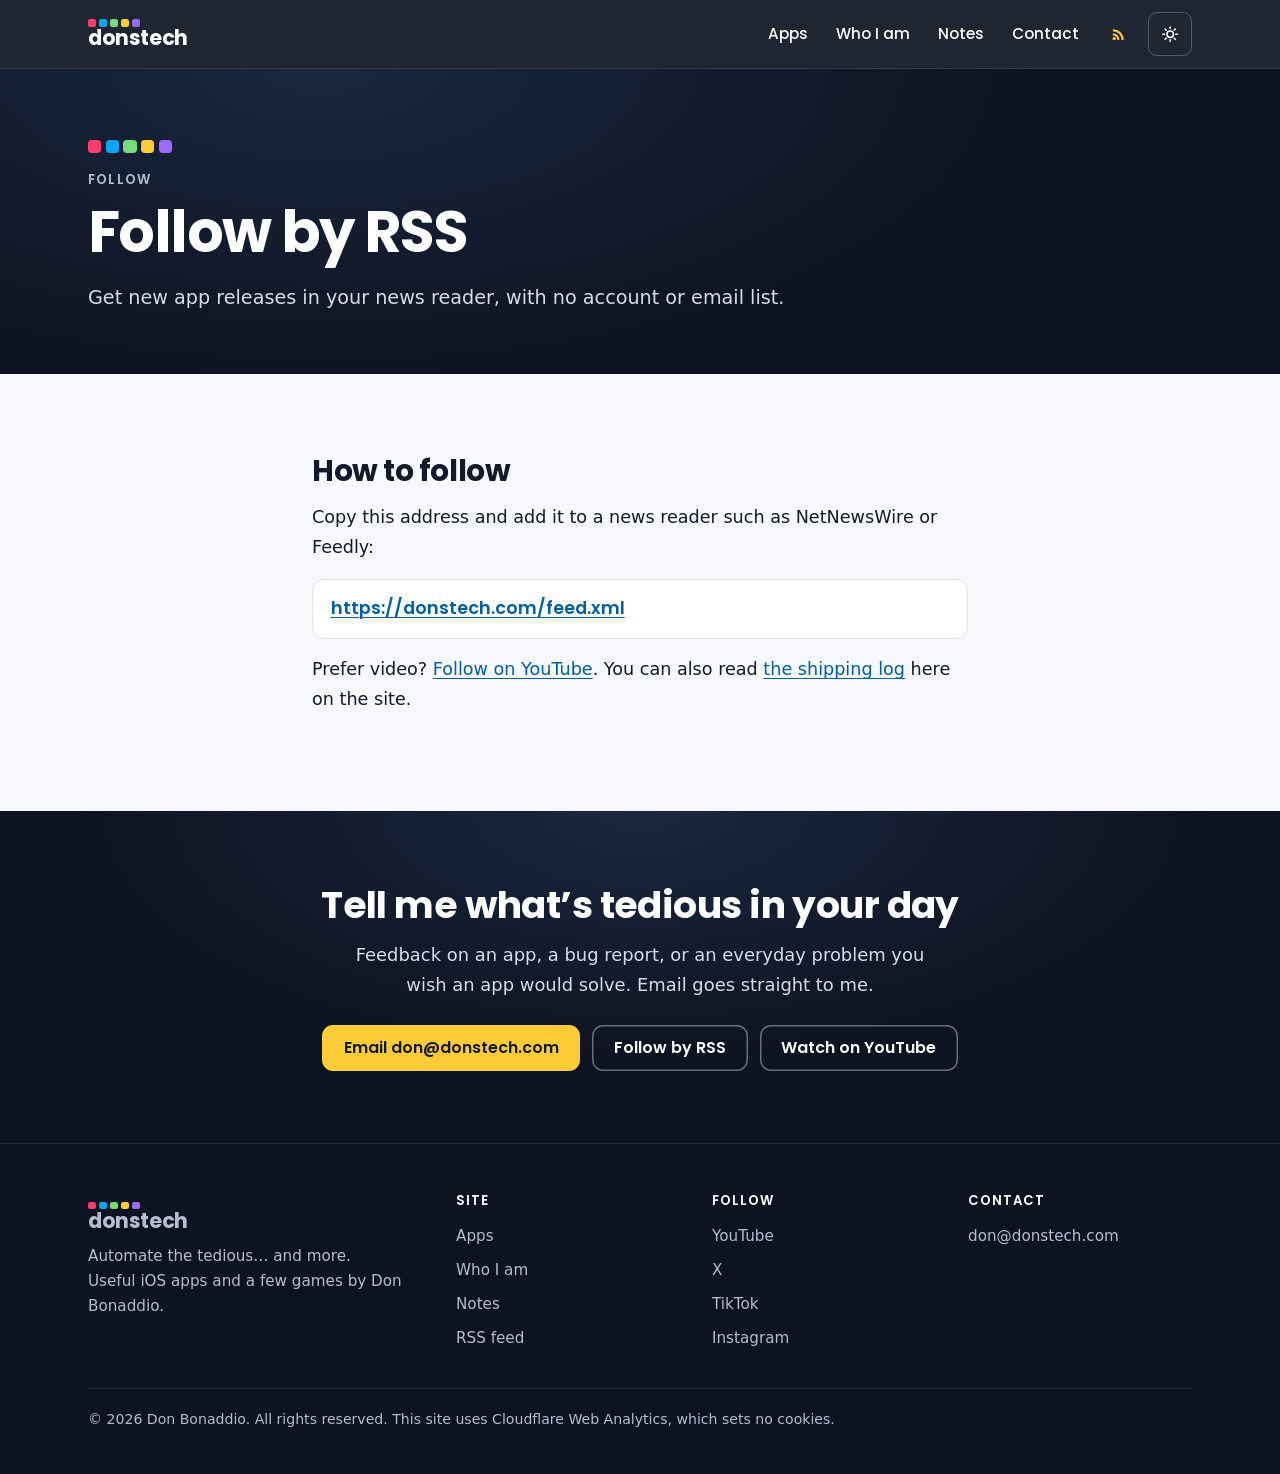
<file: rss/index.html>
<!doctype html>
<html lang="en">
<head>
<meta charset="utf-8">
<meta name="viewport" content="width=device-width, initial-scale=1">
<title>Follow by RSS | Don Bonaddio</title>
<meta name="description" content="Get new donstech app releases in your news reader with the RSS feed.">
<link rel="canonical" href="https://donstech.com/rss/">
<meta name="theme-color" content="#0d1320">
<meta name="author" content="Don Bonaddio">
<meta property="og:site_name" content="donstech">
<meta property="og:type" content="website">
<meta property="og:title" content="Follow by RSS | Don Bonaddio">
<meta property="og:description" content="Get new donstech app releases in your news reader with the RSS feed.">
<meta property="og:url" content="https://donstech.com/rss/">
<meta property="og:image" content="https://donstech.com/assets/og.png">
<meta property="og:image:width" content="1200">
<meta property="og:image:height" content="630">
<meta property="og:image:alt" content="donstech: automate the tedious, and more.">
<meta name="twitter:card" content="summary_large_image">
<link rel="alternate" type="application/atom+xml" title="donstech updates" href="/feed.xml">
<link rel="preload" href="/assets/fonts/poppins-latin-700-normal.woff2" as="font" type="font/woff2" crossorigin>
<link rel="stylesheet" href="/style.css?v=20261117">
<link rel="icon" type="image/png" sizes="64x64" href="/favicon.png">
<link rel="apple-touch-icon" href="/apple-touch-icon.png">
<script>try{var t=localStorage.getItem('theme');if(t)document.documentElement.dataset.theme=t}catch(e){}</script>

</head>
<body>
<a class="skip" href="#main">Skip to content</a>
<header class="site-header">
  <div class="wrap">
    <a href="/" class="brand" aria-label="donstech home"><span class="tiles" aria-hidden="true"><i></i><i></i><i></i><i></i><i></i></span><span>donstech</span></a>
    <nav class="site-nav" aria-label="Main">
      <a href="/#apps">Apps</a>
      <a href="/about/">Who I am</a>
      <a href="/notes/">Notes</a>
      <a href="#contact">Contact</a>
      <a class="icon-btn" href="/rss/" aria-label="RSS feed" title="Follow by RSS"><svg viewBox="0 0 24 24" fill="currentColor" aria-hidden="true"><circle cx="6" cy="18" r="2.4"/><path d="M4 10.5v3a6.5 6.5 0 0 1 6.5 6.5h3A9.5 9.5 0 0 0 4 10.5Zm0-6v3A12.5 12.5 0 0 1 16.5 20h3A15.5 15.5 0 0 0 4 4.5Z"/></svg></a>
      <button class="theme-toggle" type="button" aria-label="Switch between light and dark theme"><svg viewBox="0 0 24 24" fill="none" stroke="currentColor" stroke-width="2" stroke-linecap="round" aria-hidden="true"><circle cx="12" cy="12" r="4.2"/><path d="M12 2.5v2.2M12 19.3v2.2M2.5 12h2.2M19.3 12h2.2M5.3 5.3l1.5 1.5M17.2 17.2l1.5 1.5M5.3 18.7l1.5-1.5M17.2 6.8l1.5-1.5"/></svg></button>
    </nav>
  </div>
</header>

<main id="main">
<section class="page-head">
  <div class="wrap">
    <span class="tiles" aria-hidden="true"><i></i><i></i><i></i><i></i><i></i></span>
    <p class="eyebrow">Follow</p>
    <h1>Follow by RSS</h1>
    <p class="lede">Get new app releases in your news reader, with no account or email list.</p>
  </div>
</section>
<section class="section">
  <div class="wrap read prose">
    <h2>How to follow</h2>
    <p>Copy this address and add it to a news reader such as NetNewsWire or Feedly:</p>
    <p class="feed-url"><a href="/feed.xml">https://donstech.com/feed.xml</a></p>
    <p>Prefer video? <a href="https://youtube.com/@donstech">Follow on YouTube</a>. You can also read <a href="/notes/#log">the shipping log</a> here on the site.</p>
  </div>
</section>
</main>

<section class="cta" id="contact" aria-labelledby="contact-h">
  <div class="wrap">
    <h2 id="contact-h">Tell me what&rsquo;s tedious in your day</h2>
    <p>Feedback on an app, a bug report, or an everyday problem you wish an app would solve. Email goes straight to me.</p>
    <div class="cta-row">
      <a class="btn btn-primary" href="mailto:don@donstech.com">Email don@donstech.com</a>
      <a class="btn btn-ghost" href="/rss/">Follow by RSS</a>
      <a class="btn btn-ghost" href="https://youtube.com/@donstech">Watch on YouTube</a>
    </div>
  </div>
</section>

<footer class="site-footer">
  <div class="wrap">
    <div class="about-col">
      <a href="/" class="brand" aria-label="donstech home"><span class="tiles" aria-hidden="true"><i></i><i></i><i></i><i></i><i></i></span><span>donstech</span></a>
      <p>Automate the tedious&hellip; and more.<br>Useful iOS apps and a few games by Don Bonaddio.</p>
    </div>
    <div>
      <h2>Site</h2>
      <ul>
        <li><a href="/#apps">Apps</a></li>
        <li><a href="/about/">Who I am</a></li>
        <li><a href="/notes/">Notes</a></li>
        <li><a href="/rss/">RSS feed</a></li>
      </ul>
    </div>
    <div>
      <h2>Follow</h2>
      <ul>
        <li><a href="https://youtube.com/@donstech" rel="me">YouTube</a></li>
        <li><a href="https://x.com/donstech" rel="me">X</a></li>
        <li><a href="https://tiktok.com/@donstech.apps" rel="me">TikTok</a></li>
        <li><a href="https://instagram.com/donstech.apps" rel="me">Instagram</a></li>
      </ul>
    </div>
    <div>
      <h2>Contact</h2>
      <ul>
        <li><a href="mailto:don@donstech.com">don@donstech.com</a></li>
      </ul>
    </div>
    <p class="tiny">&copy; 2026 Don Bonaddio. All rights reserved. This site uses Cloudflare Web Analytics, which sets no cookies.</p>
  </div>
</footer>
<script src="/assets/site.js" defer></script>
<script type="module" src="https://static.cloudflareinsights.com/beacon.min.js" data-cf-beacon='{"token": "7f109f945a9a43329d25e3ccba0bc3cc"}'></script>
</body>
</html>
</file>
<file: style.css>
/* donstech.com. Brand follows the YouTube channel: deep navy, five rounded
 * tiles (pink, blue, green, yellow, purple) and a bold Poppins wordmark.
 * The hero and footer stay navy in both themes. Everything else follows the
 * theme tokens below. */

@font-face { font-family: Poppins; font-weight: 500; font-display: swap; src: url(/assets/fonts/poppins-latin-500-normal.woff2) format("woff2"); }
@font-face { font-family: Poppins; font-weight: 600; font-display: swap; src: url(/assets/fonts/poppins-latin-600-normal.woff2) format("woff2"); }
@font-face { font-family: Poppins; font-weight: 700; font-display: swap; src: url(/assets/fonts/poppins-latin-700-normal.woff2) format("woff2"); }

:root {
  --pink: #ff3d71; --blue: #0aa5ff; --green: #79dc7c; --yellow: #ffcb37; --purple: #9b6bff;
  --navy: #0d1320; --navy-2: #1b2740;
  --on-navy: #ffffff; --on-navy-muted: #b4bed1;

  --bg: #0d1320; --bg-alt: #111929; --surface: #161f32; --border: #2a3550;
  --text: #f2f5fb; --muted: #b0bacd; --link: #6cc4ff; --focus: #ffcb37;
  --live-bg: #16362a; --live-fg: #8fe8a4;
  --review-bg: #3a3014; --review-fg: #ffd964;
  --beta-bg: #2a2150; --beta-fg: #c9b2ff;
  --shadow: 0 10px 30px rgba(0, 0, 0, .35);

  --display: Poppins, ui-sans-serif, system-ui, -apple-system, "Segoe UI", sans-serif;
  --body: ui-sans-serif, system-ui, -apple-system, "SF Pro Text", "Segoe UI", Roboto, Helvetica, Arial, sans-serif;
  --wide: 72rem; --read: 44rem;
  color-scheme: dark;
}
:root[data-theme="light"] {
  --bg: #f7f8fb; --bg-alt: #eef1f7; --surface: #ffffff; --border: #dde2ec;
  --text: #131a2a; --muted: #4f5a70; --link: #00609f; --focus: #00609f;
  --live-bg: #dcf5e3; --live-fg: #145c2c;
  --review-bg: #fdf0c7; --review-fg: #6c5200;
  --beta-bg: #ebe3ff; --beta-fg: #4b2aa8;
  --shadow: 0 10px 28px rgba(20, 30, 55, .1);
  color-scheme: light;
}
@media (prefers-color-scheme: light) {
  :root:not([data-theme="dark"]) {
    --bg: #f7f8fb; --bg-alt: #eef1f7; --surface: #ffffff; --border: #dde2ec;
    --text: #131a2a; --muted: #4f5a70; --link: #00609f; --focus: #00609f;
    --live-bg: #dcf5e3; --live-fg: #145c2c;
    --review-bg: #fdf0c7; --review-fg: #6c5200;
    --beta-bg: #ebe3ff; --beta-fg: #4b2aa8;
    --shadow: 0 10px 28px rgba(20, 30, 55, .1);
    color-scheme: light;
  }
}

*, *::before, *::after { box-sizing: border-box; }
html { -webkit-text-size-adjust: 100%; scroll-behavior: smooth; scroll-padding-top: 5.5rem; }
body { margin: 0; font: 400 1.0625rem/1.65 var(--body); color: var(--text); background: var(--bg); -webkit-font-smoothing: antialiased; }
img { display: block; max-width: 100%; height: auto; }
a { color: var(--link); text-underline-offset: .18em; text-decoration-thickness: 1px; }
a:hover { text-decoration-thickness: 2px; }
:focus-visible { outline: 3px solid var(--focus); outline-offset: 3px; border-radius: 4px; }
h1, h2, h3 { font-family: var(--display); line-height: 1.18; letter-spacing: -.015em; margin: 0; font-weight: 700; }
h2 { font-size: clamp(1.7rem, 3.4vw, 2.35rem); }
h3 { font-size: 1.15rem; font-weight: 600; letter-spacing: -.005em; }
p { margin: 0 0 1rem; }
.wrap { width: 100%; max-width: var(--wide); margin: 0 auto; padding: 0 1.5rem; }
.read { max-width: var(--read); }
.skip { position: absolute; left: -999px; top: .5rem; background: var(--yellow); color: #131a2a; padding: .5rem .9rem; border-radius: 8px; z-index: 20; font-weight: 600; }
.skip:focus { left: .75rem; }
.eyebrow { font: 600 .82rem/1.3 var(--display); letter-spacing: .09em; text-transform: uppercase; color: var(--muted); margin: 0 0 .7rem; }
.lede { font-size: 1.2rem; line-height: 1.6; color: var(--muted); }

/* Tiles: the channel's five rounded squares */
.tiles { display: inline-flex; gap: .24em; font-size: 1em; }
.tiles i { width: .72em; height: .72em; border-radius: .2em; display: block; }
.tiles i:nth-child(1) { background: var(--pink); }
.tiles i:nth-child(2) { background: var(--blue); }
.tiles i:nth-child(3) { background: var(--green); }
.tiles i:nth-child(4) { background: var(--yellow); }
.tiles i:nth-child(5) { background: var(--purple); }

/* Header */
.site-header { position: sticky; top: 0; z-index: 10; background: rgba(13, 19, 32, .92); backdrop-filter: blur(10px); -webkit-backdrop-filter: blur(10px); border-bottom: 1px solid rgba(255, 255, 255, .09); }
.site-header .wrap { display: flex; align-items: center; justify-content: space-between; gap: 1rem; min-height: 4.25rem; flex-wrap: wrap; padding-top: .45rem; padding-bottom: .45rem; }
.brand { display: inline-flex; flex-direction: column; gap: .12rem; color: var(--on-navy); text-decoration: none; font: 700 1.3rem/1 var(--display); letter-spacing: -.02em; }
.brand .tiles { font-size: .68rem; gap: .2rem; }
.site-nav { display: flex; align-items: center; gap: .15rem; flex-wrap: wrap; }
.site-nav a { color: var(--on-navy); text-decoration: none; font: 500 .95rem/1 var(--display); padding: .72rem .8rem; border-radius: 9px; }
.site-nav a:hover { background: rgba(255, 255, 255, .1); }
.site-nav a[aria-current="page"] { color: var(--yellow); }
.theme-toggle { background: none; border: 1px solid rgba(255, 255, 255, .24); color: var(--on-navy); width: 2.75rem; height: 2.75rem; border-radius: 9px; cursor: pointer; display: grid; place-items: center; margin-left: .3rem; }
.theme-toggle:hover, .site-nav a.icon-btn:hover { background: rgba(255, 255, 255, .1); }
.site-nav a.icon-btn { display: grid; place-items: center; width: 2.75rem; height: 2.75rem; padding: 0; margin-left: .15rem; }
.icon-btn svg { width: 1.05rem; height: 1.05rem; color: var(--yellow); }
.theme-toggle svg { width: 1.15rem; height: 1.15rem; }

/* Hero */
.hero { background: radial-gradient(70rem 34rem at 30% 20%, var(--navy-2), var(--navy) 72%); color: var(--on-navy); }
.hero .wrap { display: grid; grid-template-columns: minmax(0, 1.25fr) minmax(0, 1fr); gap: 3.5rem; align-items: center; padding-top: 4.75rem; padding-bottom: 4.75rem; }
.hero .tiles { font-size: 1.5rem; margin-bottom: 1.3rem; }
.hero .eyebrow { color: var(--on-navy-muted); }
.hero h1 { font-size: clamp(2.6rem, 6vw, 4.4rem); line-height: 1.06; letter-spacing: -.03em; margin-bottom: 1.3rem; }
.hero h1 em { font-style: normal; color: var(--yellow); display: block; }
.hero p.sub { font-size: 1.2rem; color: #d6dcea; max-width: 37rem; margin-bottom: 1.8rem; }
.cta-row { display: flex; gap: .75rem; flex-wrap: wrap; }
.btn { display: inline-flex; align-items: center; justify-content: center; min-height: 2.9rem; padding: .7rem 1.35rem; border-radius: 11px; font: 600 1rem/1.1 var(--display); text-decoration: none; }
.btn-primary { background: var(--yellow); color: #131a2a; }
.btn-primary:hover { background: #ffd866; }
.btn-ghost { color: var(--on-navy); box-shadow: inset 0 0 0 1.5px rgba(255, 255, 255, .38); }
.btn-ghost:hover { background: rgba(255, 255, 255, .1); }
.icon-wall { --cols: 4; --gap: 1rem; display: flex; flex-wrap: wrap; justify-content: center; gap: var(--gap); max-width: 27rem; margin-left: auto; }
.icon-wall a { flex: 0 0 calc((100% - (var(--cols) - 1) * var(--gap)) / var(--cols)); display: block; border-radius: 23%; transition: transform .18s ease; }
.icon-wall a:hover { transform: translateY(-4px) scale(1.03); }
.icon-wall img { border-radius: 23%; box-shadow: 0 10px 26px rgba(0, 0, 0, .42); width: 100%; aspect-ratio: 1; background: #fff; }

/* Proof strip */
.proof { background: var(--bg-alt); border-bottom: 1px solid var(--border); }
.proof .wrap { padding-top: 2.4rem; padding-bottom: 2.4rem; }
.stats { display: grid; grid-template-columns: repeat(4, minmax(0, 1fr)); gap: 1.5rem 2rem; margin: 0; }
.stats div { display: flex; flex-direction: column; }
.stats dt { order: 2; color: var(--muted); font-size: .95rem; line-height: 1.4; }
.stats dd { order: 1; margin: 0 0 .2rem; font: 700 clamp(1.8rem, 3.2vw, 2.3rem)/1.1 var(--display); letter-spacing: -.02em; }
.career-names { margin: 1.7rem 0 0; padding-top: 1.3rem; border-top: 1px solid var(--border); color: var(--muted); font-size: .96rem; }
.career-names strong { color: var(--text); font-weight: 600; }

/* Sections */
.section { padding: 5rem 0; }
.section.alt { background: var(--bg-alt); }
.section-head { max-width: 46rem; margin-bottom: 2.4rem; }
.section-head p { color: var(--muted); margin: .8rem 0 0; font-size: 1.1rem; }
.subhead { display: flex; align-items: center; gap: .65rem; margin: 3rem 0 1.2rem; font-size: 1.3rem; }
.subhead:first-of-type { margin-top: 0; }
.subhead::before { content: ""; width: .85rem; height: .85rem; border-radius: .24rem; background: var(--c, var(--blue)); }

/* App cards */
.app-grid { display: grid; grid-template-columns: repeat(auto-fill, minmax(min(100%, 20rem), 1fr)); gap: 1.15rem; }
.app-grid.four { grid-template-columns: repeat(4, minmax(0, 1fr)); }
.app-card { background: var(--surface); border: 1px solid var(--border); border-radius: 18px; padding: 1.4rem; display: flex; flex-direction: column; transition: transform .16s ease, box-shadow .16s ease, border-color .16s ease; scroll-margin-top: 6rem; }
.app-card:hover { transform: translateY(-3px); box-shadow: var(--shadow); border-color: var(--c, var(--blue)); }
.app-top { display: flex; gap: .95rem; align-items: center; margin-bottom: .85rem; }
.app-top img { width: 3.5rem; height: 3.5rem; border-radius: 22.5%; flex: none; background: #fff; box-shadow: 0 2px 8px rgba(0, 0, 0, .22); }
.app-card p { color: var(--muted); font-size: .98rem; line-height: 1.55; }
.app-card p.origin { font-style: italic; font-size: .93rem; border-left: 3px solid var(--c, var(--blue)); padding-left: .7rem; margin: -.2rem 0 1rem; }
.badge { display: inline-block; white-space: nowrap; margin-top: .3rem; padding: .16rem .55rem; border-radius: 99px; font: 600 .74rem/1.45 var(--display); background: var(--live-bg); color: var(--live-fg); }
.badge.review { background: var(--review-bg); color: var(--review-fg); }
.badge.beta { background: var(--beta-bg); color: var(--beta-fg); }
.app-links { margin-top: auto; display: flex; flex-wrap: wrap; gap: .1rem 1.1rem; font: 600 .94rem/1.4 var(--display); }
.app-links a { text-decoration: none; display: inline-block; padding: .4rem 0; }
.app-links a:hover { text-decoration: underline; }

/* Spotlight phones */
.phones { display: grid; grid-template-columns: repeat(4, minmax(0, 1fr)); gap: 1.6rem; }
.phones figure { margin: 0; }
.phones img { border-radius: 1.5rem; border: 1px solid var(--border); box-shadow: var(--shadow); width: 100%; aspect-ratio: 480 / 1043; object-fit: cover; }
.phones figcaption { margin-top: .9rem; color: var(--muted); font-size: .96rem; line-height: 1.5; }
.phones figcaption strong { display: block; color: var(--text); font: 600 1.03rem/1.4 var(--display); }

/* Principles */
.grid-4 { display: grid; grid-template-columns: repeat(4, minmax(0, 1fr)); gap: 1.8rem; }
.principle .num { font-size: 1.15rem; display: block; width: 1.15rem; height: 1.15rem; border-radius: .3rem; margin-bottom: .95rem; }
.principle h3 { margin-bottom: .45rem; }
.principle p { color: var(--muted); font-size: .98rem; margin: 0; }

/* How I build */
.rules { list-style: none; padding: 0; margin: 0; }
.rules li { display: grid; grid-template-columns: 1.1rem minmax(0, 1fr); gap: 1rem; padding: 1.1rem 0; border-top: 1px solid var(--border); }
.rules li > span { width: 1.1rem; height: 1.1rem; border-radius: .3rem; margin-top: .2rem; }
.rules h3 { margin-bottom: .3rem; }
.rules p { margin: 0; color: var(--muted); }
.test-card { background: var(--navy); background-image: radial-gradient(28rem 16rem at 30% 0, var(--navy-2), transparent 75%); color: #d6dcea; border-radius: 22px; padding: 2.1rem; }
.test-card .then { font: 600 .82rem/1.3 var(--display); letter-spacing: .08em; text-transform: uppercase; color: var(--yellow); margin-bottom: .7rem; }
.test-card .test { font: 600 clamp(1.4rem, 2.5vw, 1.8rem)/1.3 var(--display); letter-spacing: -.012em; color: #fff; margin-bottom: 1.3rem; }
.test-card hr { border: 0; border-top: 1px solid rgba(255, 255, 255, .16); margin: 1.3rem 0; }
.test-card a { color: var(--yellow); }

/* Career bridge + timeline */
.bridge { display: grid; grid-template-columns: minmax(0, 1fr) minmax(0, 1fr); gap: 3.5rem; align-items: start; }
.bridge blockquote { margin: 0; font: 600 clamp(1.35rem, 2.4vw, 1.75rem)/1.35 var(--display); letter-spacing: -.012em; }
.bridge blockquote::before { content: ""; display: block; width: 3rem; height: .35rem; border-radius: 9px; background: var(--yellow); margin-bottom: 1.2rem; }
.text-link { font: 600 1rem/1.4 var(--display); text-decoration: none; display: inline-block; padding: .4rem 0; }
.text-link:hover { text-decoration: underline; }

/* Videos */
.videos { display: grid; grid-template-columns: repeat(3, minmax(0, 1fr)); gap: 1.15rem; }
.video { display: block; text-decoration: none; color: inherit; border-radius: 16px; overflow: hidden; background: var(--surface); border: 1px solid var(--border); transition: transform .16s ease, box-shadow .16s ease; }
.video:hover { transform: translateY(-3px); box-shadow: var(--shadow); }
.video .thumb { position: relative; display: grid; place-items: center; aspect-ratio: 16 / 9; background: radial-gradient(22rem 13rem at 50% 40%, var(--navy-2), var(--navy) 78%); }
.video img { width: 5.25rem; height: 5.25rem; border-radius: 22.5%; box-shadow: 0 10px 26px rgba(0, 0, 0, .45); }
.video .play { position: absolute; right: .9rem; bottom: .9rem; width: 2.6rem; height: 2.6rem; border-radius: 50%; background: var(--yellow); display: grid; place-items: center; }
.video .play::after { content: ""; border-left: .72rem solid #131a2a; border-top: .46rem solid transparent; border-bottom: .46rem solid transparent; margin-left: .18rem; }
.video span.cap { display: block; padding: .9rem 1.05rem 1.05rem; font: 600 .98rem/1.4 var(--display); }
.video span.cap small { display: block; font: 400 .9rem/1.4 var(--body); color: var(--muted); margin-top: .15rem; }

/* Log */
.split { display: grid; grid-template-columns: minmax(0, 1fr) minmax(0, 1.6fr); gap: 3rem; align-items: start; }
.split .section-head { margin: 0; }
.log { list-style: none; margin: 0; padding: 0; }
.log li { display: grid; grid-template-columns: 7.5rem minmax(0, 1fr); gap: 1rem; padding: .85rem 0; border-top: 1px solid var(--border); }
.log li:last-child { border-bottom: 1px solid var(--border); }
.log time { color: var(--muted); font-size: .95rem; font-variant-numeric: tabular-nums; }
.log strong { font: 600 1rem/1.4 var(--display); }
.log span { color: var(--muted); }

/* Page header */
.page-head { background: radial-gradient(60rem 26rem at 25% 0, var(--navy-2), var(--navy) 75%); color: var(--on-navy); }
.page-head .wrap { padding-top: 4rem; padding-bottom: 3.75rem; }
.page-head .tiles { font-size: 1.15rem; margin-bottom: 1.1rem; }
.page-head h1 { font-size: clamp(2.4rem, 5vw, 3.6rem); letter-spacing: -.028em; margin-bottom: 1rem; }
.page-head .lede { color: #d6dcea; max-width: 44rem; margin: 0; }
.page-head .eyebrow { color: var(--on-navy-muted); }
.about-head { display: grid; grid-template-columns: auto minmax(0, 1fr); gap: 2.4rem; align-items: center; }
.portrait { width: 10rem; height: 10rem; border-radius: 26%; background: var(--navy); box-shadow: inset 0 0 0 1px rgba(255, 255, 255, .17), 0 14px 32px rgba(0, 0, 0, .45); display: grid; place-items: center; font: 700 3.3rem/1 var(--display); letter-spacing: -.04em; object-fit: cover; }

/* Prose + story */
.prose { max-width: var(--read); }
.prose h2 { font-size: clamp(1.45rem, 2.7vw, 1.85rem); margin: 3rem 0 .9rem; }
.prose h2:first-child { margin-top: 0; }
.prose p { font-size: 1.1rem; line-height: 1.7; }
.two-col { display: grid; grid-template-columns: minmax(0, 1fr) 19rem; gap: 4rem; align-items: start; }
.facts { position: sticky; top: 6rem; background: var(--surface); border: 1px solid var(--border); border-radius: 18px; padding: 1.45rem; }
.facts h2 { font-size: 1.05rem; margin: 0 0 .9rem; }
.facts ul { list-style: none; padding: 0; margin: 0; }
.facts li { padding: .55rem 0; border-top: 1px solid var(--border); font-size: .95rem; color: var(--muted); line-height: 1.45; }
.facts li strong { display: block; color: var(--text); font-weight: 600; }

/* Then -> now */
.bridges { display: grid; grid-template-columns: repeat(3, minmax(0, 1fr)); gap: 1.15rem; }
.bridge-card { background: var(--surface); border: 1px solid var(--border); border-radius: 18px; padding: 1.45rem; }
.bridge-card .then { font: 600 .78rem/1.3 var(--display); letter-spacing: .08em; text-transform: uppercase; color: var(--muted); margin-bottom: .35rem; }
.bridge-card h3 { margin-bottom: .55rem; }
.bridge-card p { margin: 0; color: var(--muted); font-size: 1rem; }

.timeline { list-style: none; padding: 0; margin: 0; max-width: 54rem; }
.timeline li { display: grid; grid-template-columns: 8.5rem minmax(0, 1fr); gap: 1.25rem; padding: 1.2rem 0; border-top: 1px solid var(--border); }
.timeline time { color: var(--muted); font-variant-numeric: tabular-nums; font-size: .96rem; }
.timeline h3 { font-size: 1.06rem; }
.timeline .org { color: var(--muted); font-size: .96rem; margin: .1rem 0 .35rem; }
.timeline p { margin: 0; font-size: 1rem; }

/* Notes */
.story { padding: 1.6rem 0; border-top: 1px solid var(--border); display: grid; grid-template-columns: 3.25rem minmax(0, 1fr); gap: 1.1rem; scroll-margin-top: 6rem; }
.story img { width: 3.25rem; height: 3.25rem; border-radius: 22.5%; background: #fff; }
.story h3 { margin-bottom: .4rem; font-size: 1.2rem; }
.story p { margin: 0 0 .5rem; }
.now-list { margin: 0; padding-left: 1.2rem; }
.now-list li { margin-bottom: .5rem; }

.feed-url { background: var(--surface); border: 1px solid var(--border); border-radius: 12px; padding: .9rem 1.1rem; font: 600 1.02rem/1.4 var(--display); overflow-wrap: anywhere; }

/* CTA + footer */
.cta { background: var(--navy); background-image: radial-gradient(50rem 22rem at 50% 0, var(--navy-2), transparent 72%); color: var(--on-navy); text-align: center; }
.cta .wrap { padding-top: 4.5rem; padding-bottom: 4.5rem; }
.cta h2 { margin-bottom: .8rem; }
.cta p { color: #d6dcea; font-size: 1.12rem; max-width: 38rem; margin: 0 auto 1.6rem; }
.cta .cta-row { justify-content: center; }
.site-footer { background: var(--navy); color: var(--on-navy-muted); border-top: 1px solid rgba(255, 255, 255, .1); font-size: .95rem; }
.site-footer .wrap { display: grid; grid-template-columns: 1.5fr repeat(3, minmax(0, 1fr)); gap: 2rem; padding-top: 3rem; padding-bottom: 2.25rem; }
.site-footer .brand { margin-bottom: .75rem; }
.site-footer h2 { font: 600 .82rem/1.3 var(--display); letter-spacing: .07em; text-transform: uppercase; color: var(--on-navy); margin: 0 0 .65rem; }
.site-footer ul { list-style: none; padding: 0; margin: 0; }
.site-footer li a { display: inline-block; padding: .28rem 0; min-width: 2rem; }
.site-footer a { color: var(--on-navy-muted); text-decoration: none; }
.site-footer a:hover { color: var(--on-navy); text-decoration: underline; }
.site-footer p { margin: 0 0 .4rem; }
.tiny { grid-column: 1 / -1; padding-top: 1.2rem; border-top: 1px solid rgba(255, 255, 255, .1); font-size: .88rem; }

/* Motion */
@media (prefers-reduced-motion: no-preference) {
  .hero .tiles i { animation: tile .55s cubic-bezier(.2, .9, .3, 1.35) both; }
  .hero .tiles i:nth-child(2) { animation-delay: .06s; }
  .hero .tiles i:nth-child(3) { animation-delay: .12s; }
  .hero .tiles i:nth-child(4) { animation-delay: .18s; }
  .hero .tiles i:nth-child(5) { animation-delay: .24s; }
  @keyframes tile { from { transform: translateY(12px) scale(.72); opacity: 0; } to { transform: none; opacity: 1; } }
}
@media (prefers-reduced-motion: reduce) {
  html { scroll-behavior: auto; }
  * { transition: none !important; animation: none !important; }
}

/* Responsive */
@media (max-width: 1100px) {
  .app-grid.four { grid-template-columns: repeat(2, minmax(0, 1fr)); }
}
@media (max-width: 960px) {
  .split { grid-template-columns: minmax(0, 1fr); gap: 1.5rem; }
  .grid-4 { grid-template-columns: repeat(2, minmax(0, 1fr)); }
  .bridge, .two-col { grid-template-columns: minmax(0, 1fr); gap: 2.2rem; }
  .facts { position: static; }
  .site-footer .wrap { grid-template-columns: repeat(2, minmax(0, 1fr)); }
  .site-footer .about-col, .tiny { grid-column: 1 / -1; }
}
@media (max-width: 820px) {
  .hero .wrap { grid-template-columns: minmax(0, 1fr); gap: 2.6rem; padding-top: 3.25rem; padding-bottom: 3.25rem; }
  .icon-wall { --cols: 7; --gap: .55rem; max-width: none; margin: 0; }
  .stats { grid-template-columns: repeat(2, minmax(0, 1fr)); }
  .videos { grid-template-columns: minmax(0, 1fr); }
  .bridges { grid-template-columns: minmax(0, 1fr); }
  .about-head { grid-template-columns: minmax(0, 1fr); gap: 1.5rem; }
  .portrait { width: 7rem; height: 7rem; font-size: 2.3rem; }
}
@media (max-width: 600px) {
  body { font-size: 1.03rem; }
  .site-header { position: static; }
  .site-header .wrap { min-height: 0; }
  .wrap { padding-left: 1rem; padding-right: 1rem; }
  .section { padding: 3.5rem 0; }
  .brand { font-size: 1.15rem; }
  .site-nav a { padding: .72rem .6rem; font-size: .9rem; }
  .theme-toggle { margin-left: .1rem; }
  .app-grid.four { grid-template-columns: minmax(0, 1fr); }
  .phones { grid-template-columns: repeat(2, minmax(0, 1fr)); gap: 1.1rem; }
  .grid-4 { grid-template-columns: minmax(0, 1fr); }
  .site-nav a.icon-btn, .theme-toggle { width: 2.5rem; height: 2.5rem; }
  .log li, .timeline li { grid-template-columns: minmax(0, 1fr); gap: .15rem; }
}
@media (max-width: 430px) {
  .site-nav { gap: 0; }
  .site-nav a { padding: .72rem .42rem; font-size: .86rem; }
  .site-nav a.icon-btn, .theme-toggle { width: 2.4rem; height: 2.4rem; margin-left: 0; }
}
</file>
